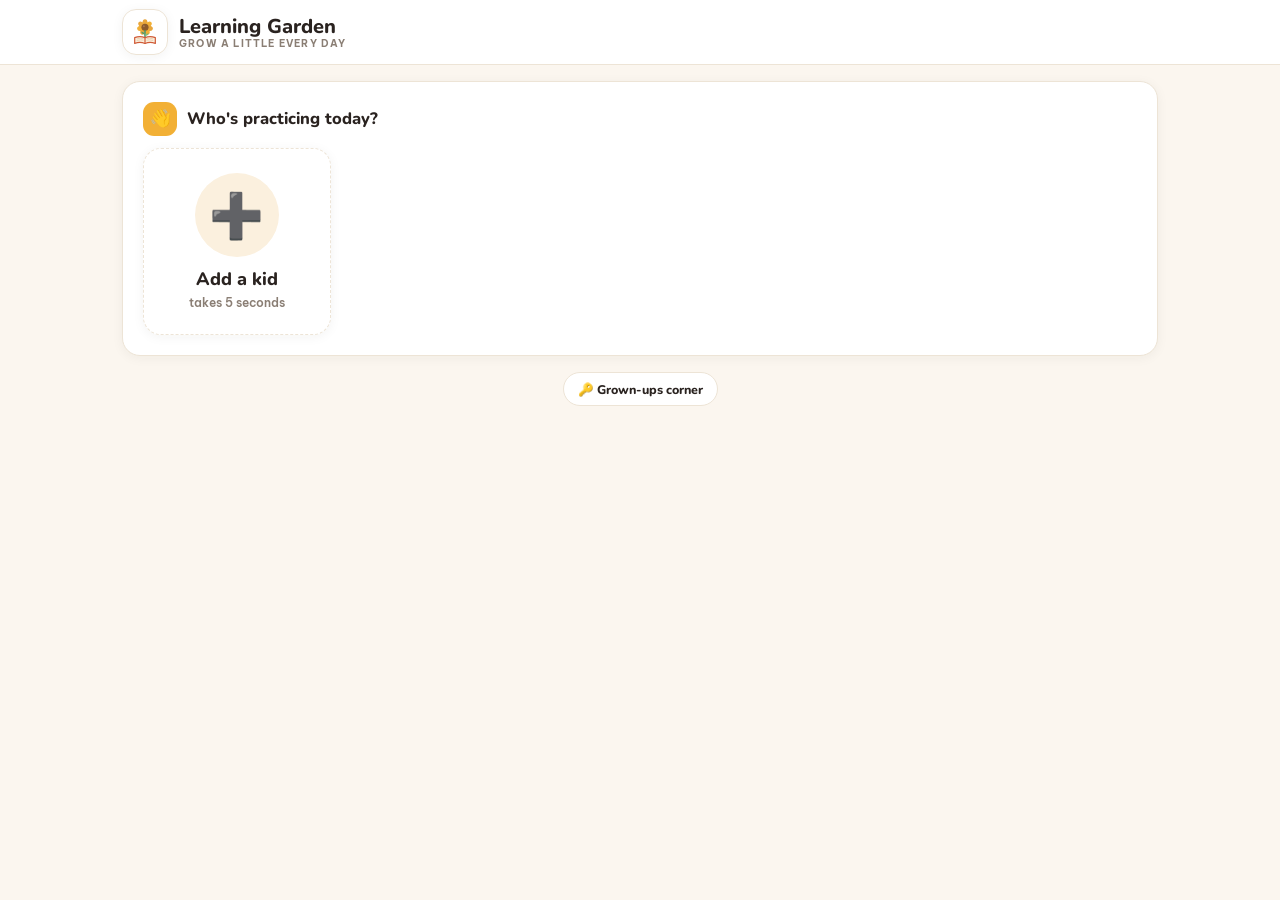
<file: index.html>
<!DOCTYPE html>
<html lang="en">
<head>
<meta charset="UTF-8">
<meta name="viewport" content="width=device-width, initial-scale=1.0">
<title>Learning Garden 🌻 — K-5 Practice</title>
<link rel="preconnect" href="https://fonts.googleapis.com">
<link rel="preconnect" href="https://fonts.gstatic.com" crossorigin>
<link href="https://fonts.googleapis.com/css2?family=Nunito:wght@700;800&family=Be+Vietnam+Pro:wght@400;500;600;700&family=Andika:wght@400;700&display=swap" rel="stylesheet">
<link rel="stylesheet" href="styles.css">
<link rel="manifest" href="manifest.json">
<meta name="theme-color" content="#FBF6EF">
<meta name="apple-mobile-web-app-capable" content="yes">
<meta name="mobile-web-app-capable" content="yes">
<meta name="apple-mobile-web-app-status-bar-style" content="default">
<meta name="apple-mobile-web-app-title" content="Garden">
<link rel="apple-touch-icon" href="icons/icon-180.png">
<link rel="icon" href="icons/icon-192.png">
</head>
<body>
  <header class="appbar"><div class="appbar-inner" id="appbarInner">
    <div class="brand">
      <div class="logo" id="brandLogo"></div>
      <h1>Learning Garden<small>grow a little every day</small></h1>
    </div>
  </div></header>
  <div class="wrap">
    <main id="app"></main>
  </div>

  <nav class="tabbar" id="tabbar" style="display:none">
    <button data-view="today"><span class="ico" data-icon="home"></span>Today</button>
    <button data-view="learn"><span class="ico" data-icon="bulb"></span>Learn</button>
    <button data-view="practice"><span class="ico" data-icon="book"></span>Practice</button>
    <button data-view="games"><span class="ico" data-icon="puzzle"></span>Games</button>
    <button data-view="plan"><span class="ico" data-icon="calendar"></span>My Week</button>
    <button data-view="progress"><span class="ico" data-icon="award"></span>Progress</button>
    <button data-view="helper"><span class="ico" data-icon="gradcap"></span>Helper</button>
    <button data-view="grownups"><span class="ico" data-icon="lock"></span>Grown-ups</button>
  </nav>

  <canvas id="confetti"></canvas>

  <script src="js/sounds.js"></script>
  <script src="js/generators.js"></script>
  <script src="js/ela.js"></script>
  <script src="js/science.js"></script>
  <script src="js/spanish.js"></script>
  <script src="js/social.js"></script>
  <script src="js/typing.js"></script>
  <script src="js/content2.js"></script>
  <script src="js/content3.js"></script>
  <script src="js/content4.js"></script>
  <script src="js/handwriting.js"></script>
  <script src="js/sprint.js"></script>
  <script src="js/coach.js"></script>
  <script src="js/reader.js"></script>
  <script src="js/custom.js"></script>
  <script src="js/paper.js"></script>
  <script src="js/curriculum.js"></script>
  <script src="js/learn.js"></script>
  <script src="js/lesson_frames.js"></script>
  <script src="js/lesson2.js"></script>
  <script src="js/puzzles.js"></script>
  <script src="js/games.js"></script>
  <script src="js/art.js"></script>
  <script src="js/ui.js"></script>
  <script src="js/app.js"></script>
  <script>
    // offline app shell — real hosting (https) only; localhost dev stays
    // cache-free unless you opt in with ?pwa=1. No-op on file://.
    if ('serviceWorker' in navigator &&
        (location.protocol === 'https:' || (location.hostname === 'localhost' && location.search.includes('pwa=1')))) {
      addEventListener('load', () => navigator.serviceWorker.register('sw.js').catch(() => {}));
    }
  </script>
</body>
</html>
</file>
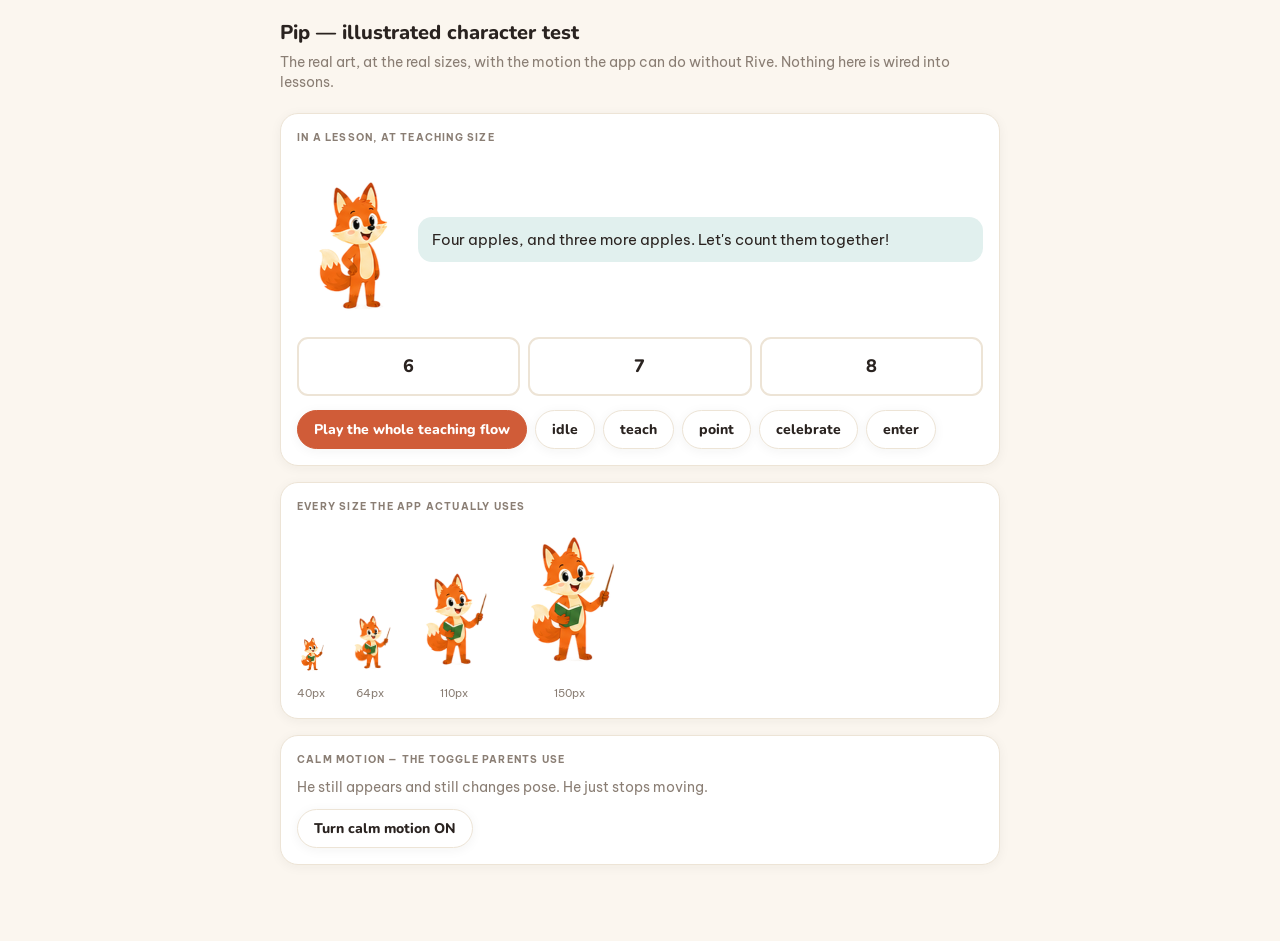
<file: pip-demo.html>
<!doctype html>
<html lang="en">
<head>
<meta charset="utf-8">
<meta name="viewport" content="width=device-width, initial-scale=1, viewport-fit=cover">
<title>Pip — illustrated character test</title>
<link rel="preconnect" href="https://fonts.googleapis.com">
<link rel="preconnect" href="https://fonts.gstatic.com" crossorigin>
<link href="https://fonts.googleapis.com/css2?family=Nunito:wght@700;800&family=Be+Vietnam+Pro:wght@400;600;700&display=swap" rel="stylesheet">
<link rel="stylesheet" href="styles.css">
<link rel="stylesheet" href="css/characters.css">
<style>
  body { padding: 18px 16px 60px; }
  .demo-wrap { max-width: 720px; margin: 0 auto; }
  .demo-h { font-family: var(--font-head); font-weight: 800; font-size: 20px; margin: 0 0 4px; }
  .demo-sub { color: var(--muted); font-size: 13.5px; margin: 0 0 20px; }
  .demo-card {
    background: var(--card); border: 1px solid var(--border); border-radius: var(--r-card);
    box-shadow: var(--shadow-card); padding: 16px; margin-bottom: 16px;
  }
  .demo-label {
    font-size: 10px; font-weight: 700; letter-spacing: .12em; text-transform: uppercase;
    color: var(--muted); margin-bottom: 10px;
  }
  .stage { display: flex; align-items: flex-end; gap: 14px; min-height: 170px; }
  .bubble {
    background: var(--teal-tint); border-radius: 14px; padding: 12px 14px; flex: 1;
    font-size: 15px; line-height: 1.45; align-self: center;
  }
  .btnrow { display: flex; flex-wrap: wrap; gap: 8px; margin-top: 14px; }
  .dbtn {
    font-family: var(--font-head); font-weight: 800; font-size: 14px;
    background: #fff; border: 1px solid var(--border); border-radius: 100px;
    padding: 9px 16px; cursor: pointer; box-shadow: var(--shadow-card); color: var(--ink);
  }
  .dbtn.primary { background: var(--terra); border-color: var(--terra); color: #fff; }
  .sizes { display: flex; align-items: flex-end; gap: 22px; flex-wrap: wrap; }
  .sizes figure { margin: 0; text-align: center; }
  .sizes figcaption { font-size: 11px; color: var(--muted); margin-top: 6px; }
  .answers { display: flex; gap: 8px; margin-top: 12px; }
  .ans {
    flex: 1; background: #fff; border: 2px solid var(--border); border-radius: var(--r-tile);
    padding: 14px; text-align: center; font-family: var(--font-head); font-weight: 800; font-size: 18px;
  }
</style>
</head>
<body>
<div class="demo-wrap">

  <p class="demo-h">Pip — illustrated character test</p>
  <p class="demo-sub">The real art, at the real sizes, with the motion the app can do without Rive. Nothing here is wired into lessons.</p>

  <div class="demo-card">
    <div class="demo-label">In a lesson, at teaching size</div>
    <div class="stage">
      <span id="pipStage"></span>
      <div class="bubble" id="pipSays">Four apples, and three more apples. Let's count them together!</div>
    </div>
    <div class="answers">
      <div class="ans">6</div><div class="ans">7</div><div class="ans">8</div>
    </div>
    <div class="btnrow">
      <button class="dbtn primary" id="btnFlow">Play the whole teaching flow</button>
      <button class="dbtn" data-act="idle">idle</button>
      <button class="dbtn" data-act="teach">teach</button>
      <button class="dbtn" data-act="point">point</button>
      <button class="dbtn" data-act="celebrate">celebrate</button>
      <button class="dbtn" data-act="enter">enter</button>
    </div>
  </div>

  <div class="demo-card">
    <div class="demo-label">Every size the app actually uses</div>
    <div class="sizes" id="sizeRow"></div>
  </div>

  <div class="demo-card">
    <div class="demo-label">Calm motion — the toggle parents use</div>
    <p class="demo-sub" style="margin:0 0 12px">He still appears and still changes pose. He just stops moving.</p>
    <button class="dbtn" id="btnCalm">Turn calm motion ON</button>
  </div>

</div>

<script src="js/character.js"></script>
<script>
  // teaching size
  document.getElementById('pipStage').innerHTML = characterHTML('pip', 'idle', 150, { id: 'pip' });
  const pip = document.getElementById('pip');
  const says = document.getElementById('pipSays');

  // the sizes the real code renders the fox at
  document.getElementById('sizeRow').innerHTML = [40, 64, 110, 150]
    .map(h => `<figure>${characterHTML('pip', 'teach', h, { motion: '' })}<figcaption>${h}px</figcaption></figure>`)
    .join('');

  document.querySelectorAll('[data-act]').forEach(b => {
    b.onclick = () => {
      const a = b.dataset.act;
      if (a === 'enter') { setCharacterPose(pip, 'idle'); playCharacterMotion(pip, 'is-entering', 'is-idle', 700); }
      else characterAct(pip, a, a === 'celebrate' ? { once: true, rest: 'is-idle' } : {});
    };
  });

  // the vertical slice: enter -> teach -> point -> celebrate -> idle
  const LINES = {
    teach: "Four apples, and three more apples. Watch how I count them.",
    point: "Look here — I start at four, then count on: five, six, seven.",
    celebrate: "Seven! You've got it. Nice work.",
    idle: "Ready when you are.",
  };
  const step = (ms, fn) => new Promise(r => setTimeout(() => { fn(); r(); }, ms));

  document.getElementById('btnFlow').onclick = async () => {
    setCharacterPose(pip, 'idle');
    playCharacterMotion(pip, 'is-entering', 'is-idle', 700);
    says.textContent = 'Hi! I’m Pip.';
    await step(900, () => { characterAct(pip, 'teach'); says.textContent = LINES.teach; });
    await step(2600, () => { characterAct(pip, 'point'); says.textContent = LINES.point; });
    await step(2600, () => { characterAct(pip, 'celebrate', { once: true, rest: 'is-idle' }); says.textContent = LINES.celebrate; });
    await step(1600, () => { characterAct(pip, 'idle'); says.textContent = LINES.idle; });
  };

  document.getElementById('btnCalm').onclick = (e) => {
    const on = document.body.classList.toggle('calm-motion');
    e.target.textContent = on ? 'Turn calm motion OFF' : 'Turn calm motion ON';
  };
</script>
</body>
</html>
</file>
<file: styles.css>
/* ============================================================
   LEARNING GARDEN — visual system (design handoff 2026-07)
   Warm paper, soft cards, terra primary, subject-colored world.
   Nunito (headings/numbers) · Be Vietnam Pro (body).
   ============================================================ */

:root {
  --ink: #2A2320;
  --muted: #8a7e74;
  --soft: #6b5f55;
  --bg: #FBF6EF;
  --bg-parent: #F6F3ED;
  --card: #FFFFFF;
  --border: #EDE4D6;
  --divider: #F1EADD;
  --dashed: #D9CDBD;

  --terra: #D05C38; --terra-dark: #B8491A; --terra-tint: #FBE7DD;
  --teal: #1F8A80; --teal-tint: #E1F0EE; --teal-tint2: #E8F4F2;
  --green: #4E9B6B; --green-tint: #EAF3EA; --green-tint2: #E7F2E9;
  --gold: #C98A2B; --gold-tint: #FBF0DE;
  --purple: #8E6BB0; --purple-tint: #EFE8F5;
  --blue: #4A7FB5; --blue-tint: #E4EDF6;
  --sun: #F2B035; --sun-bright: #FFD84D;
  --water: #4FA3D1; --water-tint: #BFE0F2;

  --r-card: 18px;
  --r-tile: 11px;
  --shadow-card: 0 2px 12px rgba(43,33,28,.05);
  --shadow-float: 0 10px 40px rgba(43,33,28,.10);
  --shadow-today: 0 6px 20px rgba(208,92,56,.13);

  --spring: cubic-bezier(0.34, 1.56, 0.64, 1);
  --nav-ease: cubic-bezier(0.4, 0, 0.2, 1);

  --font-head: "Nunito", system-ui, sans-serif;
  --font-body: "Be Vietnam Pro", system-ui, sans-serif;

  /* legacy aliases so older markup stays coherent */
  --paper: var(--bg); --line: var(--border); --ink-soft: var(--soft); --ink-faint: var(--muted);
  --coral: var(--terra); --coral-deep: var(--terra-dark);
  --leaf: var(--green); --leaf-deep: #3B7A52;
  --sky: var(--blue); --sky-deep: #38648F;
  --berry: var(--purple); --cocoa: var(--gold);
  --ok-bg: var(--green-tint); --bad-bg: #FBE7DD;
  --radius: var(--r-card); --radius-sm: 14px;
  --outline: 1px solid var(--border);
  --shadow: var(--shadow-card);
  --font-display: var(--font-head);
}

* { margin: 0; padding: 0; box-sizing: border-box; }
html { -webkit-text-size-adjust: 100%; }

html { background: var(--bg); height: 100%; }
body {
  font-family: var(--font-body);
  font-size: 14.5px;
  color: var(--ink);
  background: var(--bg);
  min-height: 100%;
  padding-bottom: 76px; /* just enough to clear the fixed nav */
  line-height: 1.5;
}
body.parent-mode, html.parent-mode { background: var(--bg-parent); }

button { font-family: inherit; color: inherit; cursor: pointer; background: none; border: none; }
button:focus { outline: none; }
button:focus-visible { outline: 3px solid var(--terra-tint); outline-offset: 2px; }
input, select, textarea { font-family: inherit; color: inherit; }
.ic { vertical-align: -3px; flex: none; }

.wrap { max-width: 1080px; margin: 0 auto; padding: 16px 22px 20px; }

/* ---------------- type helpers ---------------- */
.eyebrow {
  font-size: 11px; font-weight: 700; text-transform: uppercase;
  letter-spacing: .09em; color: var(--muted);
}
h1, h2, h3, .head { font-family: var(--font-head); color: var(--ink); }

/* ---------------- app bar (one full-width top strip, every screen) ---------------- */
header.appbar {
  position: sticky; top: 0; z-index: 50;
  background: rgba(255,255,255,.97);
  -webkit-backdrop-filter: blur(8px); backdrop-filter: blur(8px);
  border-bottom: 1px solid var(--border);
}
.appbar-inner {
  max-width: 1080px; margin: 0 auto; min-height: 64px;
  display: flex; align-items: center; gap: 12px; flex-wrap: wrap;
  padding: 9px 22px;
}
.ab-spacer { flex: 1; }
.appbar-inner .back {
  width: 40px; height: 40px; border-radius: 100px; background: #fff; border: 1px solid var(--border);
  display: grid; place-items: center; box-shadow: var(--shadow-card); padding: 0; min-height: 40px; flex: none;
}
.appbar-inner .title {
  font-family: var(--font-head); font-weight: 800; font-size: 14.5px; flex: 1; min-width: 0;
  display: flex; align-items: center; gap: 8px;
}
/* parent world: the bar itself goes teal — no separate floating band */
body.parent-mode header.appbar { background: var(--teal); border-bottom-color: var(--teal); }
body.parent-mode .appbar-inner { color: #fff; font-weight: 600; font-size: 12.5px; }
body.parent-mode .appbar-inner b { font-family: var(--font-head); font-weight: 800; font-size: 16px; display: block; }
body.parent-mode .appbar-inner .btn.caps-btn { background: #fff; border-color: #fff; color: var(--teal); box-shadow: none; }

.brand { display: flex; align-items: center; gap: 11px; }
.brand .logo {
  width: 46px; height: 46px; border-radius: 14px; background: #fff;
  border: 1px solid var(--border); display: grid; place-items: center;
  box-shadow: var(--shadow-card);
}
.brand h1 { font-size: 20px; font-weight: 800; line-height: 1.1; }
.brand small {
  display: block; font-family: var(--font-body); font-weight: 700;
  font-size: 10px; color: var(--muted); letter-spacing: .12em; text-transform: uppercase;
}
.kid-chip {
  display: flex; align-items: center; gap: 8px;
  background: #fff; border: 1px solid var(--border); border-radius: 100px;
  padding: 7px 16px 7px 9px; font-family: var(--font-head); font-weight: 800;
  box-shadow: var(--shadow-card); font-size: 14.5px;
}
.kid-chip .face { font-size: 21px; }

/* ---------------- cards ---------------- */
.card {
  background: var(--card); border: 1px solid var(--border); border-radius: var(--r-card);
  box-shadow: var(--shadow-card); padding: 20px; margin-bottom: 16px; position: relative;
}
.card.tilt-l, .card.tilt-r { transform: none; }
.card h2 {
  font-size: 16.5px; font-weight: 800;
  display: flex; align-items: center; gap: 10px; margin-bottom: 12px;
}
.card h2 .bubble {
  width: 34px; height: 34px; border-radius: var(--r-tile); border: none;
  display: grid; place-items: center; font-size: 17px; flex: none; transform: none;
}
.sticker {
  position: absolute; top: 16px; right: 16px;
  background: var(--green-tint); color: var(--green); border: none;
  border-radius: 8px; padding: 4px 10px; font-weight: 700; font-size: 11.5px;
  transform: none; box-shadow: none; letter-spacing: .02em;
}

/* ---------------- buttons ---------------- */
.btn {
  display: inline-flex; align-items: center; justify-content: center; gap: 7px;
  border: 1px solid var(--border); border-radius: 100px;
  font-family: var(--font-head); font-weight: 800;
  font-size: 14px; padding: 11px 20px; background: #fff; color: var(--ink);
  box-shadow: var(--shadow-card);
  transition: transform .15s var(--spring), box-shadow .15s ease, background .15s ease;
  text-align: center; min-height: 44px;
}
.btn.primary { background: var(--terra); border-color: var(--terra); color: #fff; }
.btn.primary:hover { background: var(--terra-dark); }
.btn.sunny  { background: var(--gold-tint); border-color: var(--gold-tint); color: var(--gold); }
.btn.coral  { background: var(--terra); border-color: var(--terra); color: #fff; }
.btn.sky    { background: var(--teal); border-color: var(--teal); color: #fff; }
.btn.ghost  { background: #fff; }
.btn.big    { font-size: 15.5px; padding: 13px 26px; }
.btn.small  { font-size: 12.5px; padding: 7px 14px; min-height: 34px; box-shadow: none; }
.btn:disabled { opacity: .45; cursor: default; }
/* Phase 1 — advance button rests while Pip talks (neutral/muted token, never the
   wrong-answer amber; no opacity dim so it reads "waiting", not "broken"). */
.btn.l2-talking, .btn.primary.l2-talking, .btn.sky.l2-talking, .btn.coral.l2-talking {
  background: var(--divider); border-color: var(--border); color: var(--muted);
  box-shadow: none; opacity: 1; pointer-events: none; cursor: default;
}
/* Phase 1 — invisible answer lockout: choices/inputs inert for a beat after a
   question renders. Pointer-events only — no dim, no visual change. The replay
   speaker (#l2Read / .l2-hear) always stays live so a kid can re-listen. */
.l2-answers-locked button:not(#l2Read):not(.l2-hear),
.l2-answers-locked input,
.l2-answers-locked .l2-slot { pointer-events: none; }
.pressed-anim { animation: press .23s var(--spring); }
@keyframes press { 0% { transform: none; } 35% { transform: translateY(2px) scale(.97); } 100% { transform: none; } }

/* ---------------- bottom nav ---------------- */
nav.tabbar {
  position: fixed; bottom: 0; left: 0; right: 0; z-index: 40;
  background: rgba(255,255,255,.96); backdrop-filter: blur(8px);
  border-top: 1px solid var(--border);
  display: flex; justify-content: center; gap: 6px;
  padding: 8px 6px calc(8px + env(safe-area-inset-bottom));
}
nav.tabbar button {
  flex: 1; max-width: 120px; border-radius: 100px; padding: 8px 4px;
  font-family: var(--font-head); font-weight: 800; font-size: 11px;
  color: var(--muted); display: flex; flex-direction: column; align-items: center; gap: 3px;
  transition: color .15s ease, background .15s ease;
}
nav.tabbar button .ico { font-size: 0; line-height: 0; }
nav.tabbar button svg { width: 21px; height: 21px; }
nav.tabbar button.active { background: var(--terra-tint); color: var(--terra-dark); }

/* ---------------- kid picker ---------------- */
.kid-grid { display: grid; grid-template-columns: repeat(auto-fill, minmax(170px, 1fr)); gap: 14px; }
.kid-card {
  border: 1px solid var(--border); border-radius: var(--r-card); background: #fff;
  box-shadow: var(--shadow-card); padding: 24px 12px; text-align: center;
  transition: transform .18s var(--spring), box-shadow .18s ease;
}
.kid-card:hover { transform: translateY(-3px); box-shadow: var(--shadow-float); }
.kid-card .face {
  font-size: 44px; display: grid; place-items: center; width: 84px; height: 84px;
  margin: 0 auto 10px; background: var(--gold-tint); border-radius: 50%;
}
.kid-card .nm { font-family: var(--font-head); font-size: 18px; font-weight: 800; display: block; }
.kid-card .sub { font-size: 12px; color: var(--muted); font-weight: 600; margin-top: 4px; display: block; }

/* ---------------- Today: hero lives IN the app bar (Faith's 2026-07-23 rule) ---------------- */
.hero-avatar {
  width: 44px; height: 44px; border-radius: 13px; background: var(--gold-tint);
  border: none; box-shadow: none; flex: none;
  display: grid; place-items: center; font-size: 25px;
}
.appbar-inner .hero-meta .hi { font-size: 18.5px; }
.appbar-inner .level-row { margin-top: 2px; }
.appbar-inner .xp-bar { width: 104px; }
.pill.ghost-pill { color: var(--soft); font-weight: 700; }
.pill .chev-down { transform: rotate(90deg); color: var(--muted); }
.caps-btn { text-transform: uppercase; letter-spacing: .06em; font-size: 12px; padding: 11px 18px; }

.plan-title-row { display: flex; align-items: center; gap: 12px; }
.plan-title-row h2 { font-size: 22px; font-weight: 800; margin: 0; }
.done-chip {
  margin-left: auto; background: var(--green-tint); color: var(--green);
  font-family: var(--font-head); font-weight: 800; font-size: 13px;
  border-radius: 10px; padding: 7px 13px;
}
.plan-card { padding: 22px; }
.plan-card .plan-task { padding: 15px 2px; }
.owl-tile {
  width: 52px; height: 52px; border-radius: 14px; background: #fff;
  display: grid; place-items: center; font-size: 27px; flex: none;
}
@keyframes floaty { 0%, 100% { transform: translateY(0); } 50% { transform: translateY(-5px); } }
.hero-meta { flex: 1; min-width: 200px; }
.hero-meta .hi { font-family: var(--font-head); font-weight: 800; font-size: 25px; line-height: 1.15; }
.level-row { display: flex; align-items: center; gap: 8px; margin-top: 5px; }
.level-chip {
  background: var(--gold); color: #fff; font-family: var(--font-head); font-weight: 800;
  font-size: 11px; border-radius: 7px; padding: 2px 8px;
}
.xp-bar { width: 140px; height: 7px; background: var(--gold-tint); border-radius: 100px; overflow: hidden; }
.xp-bar i { display: block; height: 100%; background: var(--gold); border-radius: 100px; transition: width .5s ease-out; }
.xp-label { font-size: 11px; color: var(--muted); font-weight: 700; }
.pill {
  display: inline-flex; align-items: center; gap: 6px;
  background: #fff; border: 1px solid var(--border); border-radius: 100px;
  padding: 7px 13px; font-family: var(--font-head); font-weight: 800; font-size: 13px;
  box-shadow: var(--shadow-card);
}
.pill .ic { color: var(--terra); }
.pill.gold .ic { color: var(--gold); }
.icon-btn {
  width: 42px; height: 42px; border-radius: 100px; background: #fff;
  border: 1px solid var(--border); box-shadow: var(--shadow-card);
  display: grid; place-items: center; color: var(--soft);
}

/* ---------------- Today: two columns ---------------- */
.today-grid { display: grid; grid-template-columns: 1.05fr .95fr; gap: 16px; align-items: start; }
@media (max-width: 840px) { .today-grid { grid-template-columns: 1fr; } }

/* plan rows */
.plan-task {
  display: flex; align-items: center; gap: 12px; width: 100%; text-align: left;
  padding: 12px 4px; border-bottom: 1px solid var(--divider); font-size: 14.5px;
}
.plan-task:last-child { border-bottom: none; }
.plan-task .chk {
  width: 30px; height: 30px; border: 2px solid var(--dashed); border-radius: 9px;
  display: grid; place-items: center; flex: none; background: #fff; color: #fff;
  transition: all .2s var(--spring);
}
.plan-task.done .chk { background: var(--green); border-color: var(--green); }
.plan-task.done .chk svg { animation: popCheck .25s var(--spring); }
@keyframes popCheck { 0% { transform: scale(0); } 60% { transform: scale(1.25); } 100% { transform: scale(1); } }
.subj-ico { border-radius: 10px; display: grid; place-items: center; flex: none; }
.plan-task .t-name { font-family: var(--font-head); font-weight: 800; font-size: 14.5px; display: block; }
.plan-task .t-sub { display: block; margin-top: 1px; }
.plan-task.done .t-name { text-decoration: line-through; color: var(--muted); }
.plan-task .go {
  margin-left: auto; flex: none; font-family: var(--font-head); font-weight: 800;
  font-size: 12px; border-radius: 100px; padding: 8px 15px; letter-spacing: .02em;
}
.plan-task.done .go { background: none !important; color: var(--green) !important; padding-right: 4px; }

/* garden theme panel (mockup 2a: full-height scene, everything inside) */
.today-grid { align-items: start; }
.garden-panel {
  border-radius: var(--r-card); border: 1px solid var(--border); overflow: hidden;
  box-shadow: var(--shadow-card); background: #fff;
  display: flex; height: 470px;
}
/* balanced Today (2026-07-23): garden slims down, checkup + owl live below it */
.today-right { min-width: 0; }
.today-right .garden-panel { height: 318px; margin-bottom: 14px; }
.today-right .garden-scene .sun-circ { top: 26px; right: 28px; width: 42px; height: 42px; }
.today-right .card h2 { font-size: 15px; }
.today-right .card { padding: 16px 18px; }
.today-right .card .note { font-size: 12px; }
.today-right .owl-card { margin-bottom: 0; }
.today-left .plan-task { padding: 9px 8px; }
.today-right .card .answer-row { margin-top: 6px !important; }
.today-right .card .btn.small { font-size: 12px; padding: 6px 11px; min-height: 30px; }
.today-right .card { margin-bottom: 14px; }
.today-left .card.plan-card { padding: 16px 18px; }
.garden-scene {
  position: relative; flex: 1;
  background: linear-gradient(#C9E7F5 0%, #E2F1E9 52%, #B7D8A8 54%, #9EC987 100%);
}
.garden-scene .sun-circ { position: absolute; top: 44px; right: 40px; width: 52px; height: 52px; border-radius: 50%; background: var(--sun-bright); box-shadow: 0 0 0 12px rgba(255,216,77,.28); }
.g-head { position: relative; z-index: 2; display: flex; align-items: center; gap: 10px; padding: 18px 18px 0; }
.g-head b { font-family: var(--font-head); font-weight: 800; font-size: 18px; }
.g-head .g-chip { margin-left: auto; }
.g-desc { position: relative; z-index: 2; padding: 6px 18px 0; font-size: 12.5px; color: var(--soft); font-weight: 600; max-width: 350px; line-height: 1.55; }
.g-ground { position: absolute; left: 0; right: 0; bottom: 0; height: 46%; }
.g-hill { position: absolute; top: -34px; left: 8%; width: 84%; height: 90px; border-radius: 50%; background: rgba(255,255,255,.25); }
.garden-plants {
  position: absolute; left: 0; right: 0; bottom: 84px; z-index: 2;
  display: flex; justify-content: center; align-items: flex-end; gap: 16px; padding: 0 14px;
}
.garden-plants svg { transform-origin: bottom center; }
.grew-anim { animation: growUp .8s var(--spring); }
@keyframes growUp { 0% { transform: scale(.3); } 70% { transform: scale(1.12); } 100% { transform: scale(1); } }
.water-float {
  position: absolute; left: 14px; right: 14px; bottom: 14px; z-index: 3;
  background: #fff; border-radius: 14px; box-shadow: var(--shadow-card); padding: 13px 16px;
}
.water-row { display: flex; align-items: center; gap: 9px; font-family: var(--font-head); font-weight: 800; font-size: 13px; }
.water-row .ic { color: var(--water); }
.water-meter { flex: 1; height: 9px; background: var(--water-tint); border-radius: 100px; overflow: hidden; }
.water-meter i { display: block; height: 100%; background: var(--water); border-radius: 100px; transition: width .5s ease-out; }

/* trophy shelf theme */
.badge-grid { display: grid; grid-template-columns: repeat(auto-fill, minmax(96px, 1fr)); gap: 10px; }
.badge {
  text-align: center; border: 1px solid var(--border); border-radius: 14px;
  padding: 13px 6px; background: var(--gold-tint); box-shadow: none;
}
.badge.locked { opacity: 1; filter: none; background: #fff; border-style: dashed; border-color: #cdbfa8; color: var(--muted); }
.badge .bi { font-size: 27px; }
.badge.locked .bi { filter: grayscale(1); opacity: .5; }
.badge .bn { font-weight: 700; font-size: 11px; margin-top: 4px; line-height: 1.25; color: var(--soft); }

/* helper owl card */
.owl-card {
  background: var(--teal-tint2); border: 1px solid var(--teal-tint); border-radius: var(--r-card);
  padding: 16px 18px; display: flex; align-items: center; gap: 13px; margin-bottom: 16px;
}
.owl-card .owl { font-size: 30px; flex: none; }
.owl-card b { font-family: var(--font-head); font-weight: 800; font-size: 15px; display: block; }
.owl-card p { font-size: 12.5px; color: var(--soft); margin-top: 2px; }
.owl-card .btn { margin-left: auto; flex: none; }

/* ---------------- practice ---------------- */
.subj-tabs { display: grid; grid-template-columns: repeat(auto-fit, minmax(128px, 1fr)); gap: 10px; margin-bottom: 16px; }
.subj-tab {
  border: 2px solid transparent; border-radius: var(--r-card); background: #fff;
  outline: 1px solid var(--border);
  padding: 14px 8px 12px; font-weight: 700; font-size: 13px; box-shadow: var(--shadow-card);
  display: flex; flex-direction: column; align-items: center; gap: 6px;
  font-family: var(--font-head); color: var(--ink);
  transition: transform .15s var(--spring);
}
.subj-tab .se { font-size: 0; }
.subj-tab .sd { font-size: 11px; color: var(--muted); font-weight: 700; font-family: var(--font-body); }
.subj-tab.active { outline: none; }

.strand-head { display: flex; align-items: center; gap: 10px; margin: 24px 4px 10px; }
.strand-head .bubble {
  width: 36px; height: 36px; border-radius: var(--r-tile);
  display: grid; place-items: center; font-size: 17px; box-shadow: none; transform: none; flex: none;
}
.strand-head h3 { font-family: var(--font-head); font-weight: 800; font-size: 16px; }
.strand-head .meter { margin-left: auto; font-weight: 700; font-size: 12px; color: var(--muted); }

.skill-list { display: grid; grid-template-columns: repeat(auto-fill, minmax(230px, 1fr)); gap: 10px; }
.skill-row {
  display: flex; align-items: center; gap: 11px; text-align: left;
  background: #fff; border: 1px solid var(--border); border-radius: 14px;
  box-shadow: var(--shadow-card); padding: 12px 14px;
  transition: transform .15s var(--spring), box-shadow .15s ease;
}
.skill-row:hover { transform: translateY(-2px); box-shadow: var(--shadow-float); }
.skill-row .plant { font-size: 0; flex: none; width: 30px; text-align: center; }
.skill-row .info { flex: 1; min-width: 0; }
.skill-row .nm { font-weight: 700; font-size: 13.5px; line-height: 1.3; font-family: var(--font-head); }
.skill-row .bar { height: 5px; border: none; border-radius: 100px; margin-top: 7px; background: var(--divider); overflow: hidden; }
.skill-row .bar i { display: block; height: 100%; background: var(--green); border-radius: 100px; }
.skill-row .sc { font-family: var(--font-head); font-weight: 800; font-size: 14px; flex: none; color: var(--soft); }

.legend-pill {
  background: #fff; border: 1px solid var(--border); border-radius: 100px;
  padding: 9px 18px; text-align: center; font-weight: 700; font-size: 12px;
  color: var(--soft); box-shadow: var(--shadow-card); margin-bottom: 4px;
}

/* ---------------- session (focused mode) — bar content is in .appbar-inner ---------------- */
.scorebox {
  display: flex; align-items: center; gap: 7px; background: #fff;
  border: 1px solid var(--border); border-radius: 100px; padding: 7px 14px;
  font-family: var(--font-head); font-weight: 800; box-shadow: var(--shadow-card); flex: none; font-size: 13.5px;
}
.scorebox .plant { font-size: 0; line-height: 0; }
.scorebox .num { min-width: 26px; text-align: right; }

.qcard {
  text-align: center; padding: 34px 26px 30px; max-width: 720px; margin: 0 auto 16px;
  animation: slideIn .35s var(--nav-ease);
}
@keyframes slideIn { from { transform: translateX(46px); } to { transform: none; } }
.qprompt { font-family: var(--font-head); font-weight: 800; font-size: 24px; line-height: 1.35; }
.qbody { margin: 18px auto 8px; max-width: 640px; }
.qbody svg { max-width: 100%; height: auto; }
.bignum { font-family: var(--font-head); font-weight: 800; font-size: 64px; letter-spacing: 2px; }

.vertical-math {
  display: inline-block; font-family: var(--font-head); font-weight: 800;
  font-size: 44px; text-align: right; line-height: 1.2; letter-spacing: 5px;
  border-bottom: 4px solid var(--ink); padding: 4px 14px 6px;
}
.vertical-math .op { margin-right: 14px; color: var(--terra); }

.choices { display: grid; grid-template-columns: repeat(auto-fit, minmax(130px, 1fr)); gap: 12px; max-width: 560px; margin: 22px auto 0; }
.choices.two { grid-template-columns: repeat(2, minmax(120px, 1fr)); }
/* longer answers → wider cards so text breathes */
.choices.two-col { grid-template-columns: repeat(2, 1fr); max-width: 620px; }
.choices.two-col .choice { font-size: 16px; line-height: 1.4; padding: 15px 16px; }
.choices.one-col { grid-template-columns: 1fr; max-width: 540px; }
.choices.one-col .choice { font-size: 15px; line-height: 1.45; padding: 14px 18px; text-align: left; }

/* session content centered but CAPPED — tall windows don't strand the
   card in a sea of cream (Faith review) */
.session-stage {
  display: flex; align-items: center; justify-content: center;
  min-height: min(calc(100vh - 280px), 560px);
  padding: 8px 0 20px;
}
.session-stage .qcard { width: 100%; margin: 0 auto; }
.choice {
  position: relative;
  border: 1.5px solid var(--border); border-radius: 16px; background: #fff;
  font-family: var(--font-head); font-weight: 800; font-size: 20px;
  padding: 17px 12px; box-shadow: var(--shadow-card); min-height: 60px;
  transition: transform .15s var(--spring), border-color .15s ease, background .15s ease;
  overflow-wrap: break-word; color: var(--ink);
}
.choice:hover { border-color: var(--dashed); transform: translateY(-2px); }
.choice.right { background: var(--green-tint); border-color: var(--green); color: var(--green); }
.choice.right::after {
  content: ''; position: absolute; top: -9px; right: -9px; width: 24px; height: 24px;
  border-radius: 50%; background: var(--green);
  background-image: url("data:image/svg+xml,%3Csvg xmlns='http://www.w3.org/2000/svg' viewBox='0 0 24 24' fill='none' stroke='white' stroke-width='3.4' stroke-linecap='round' stroke-linejoin='round'%3E%3Cpolyline points='20 6 9 17 4 12'/%3E%3C/svg%3E");
  background-size: 13px; background-position: center; background-repeat: no-repeat;
  animation: popCheck .25s var(--spring);
}
.choice.wrong { background: #fff; border-color: var(--terra); color: var(--terra-dark); animation: nudge .32s ease; }
@keyframes nudge { 0%,100% { transform: none; } 25% { transform: translateX(-5px); } 60% { transform: translateX(5px); } }
.choice:disabled { cursor: default; }
.choice:disabled:not(.right):not(.wrong) { opacity: .55; }

.answer-row { display: flex; justify-content: center; gap: 12px; margin-top: 22px; flex-wrap: wrap; align-items: center; }
.num-input {
  font-family: var(--font-head); font-weight: 800; font-size: 26px;
  width: 160px; text-align: center; border: 1.5px solid var(--border); border-radius: 14px;
  padding: 11px; background: #fff;
}
.num-input:focus { outline: none; border-color: var(--terra); box-shadow: 0 0 0 4px var(--terra-tint); }

.feedback {
  margin: 20px auto 0; border-radius: 14px; border: none;
  padding: 13px 16px; font-weight: 600; font-size: 13.5px; text-align: left;
  max-width: 640px; display: block;
}
.feedback.good { background: var(--green-tint); color: #2E5C3F; }
.feedback.bad { background: var(--gold-tint); color: #6b4a12; }
.feedback .headline { font-family: var(--font-head); font-weight: 800; font-size: 15px; margin-bottom: 3px; color: var(--ink); }
.feedback .why { font-weight: 500; font-size: 13px; line-height: 1.55; }

/* 3b inline feedback row */
.fb-row {
  display: flex; align-items: center; gap: 12px; text-align: left;
  border-radius: 14px; padding: 12px 14px; margin: 20px auto 0; max-width: 680px;
}
.fb-row.good { background: var(--green-tint); }
.fb-row.bad { background: var(--gold-tint); }
.fb-row.hint { background: #fff; border: 2px solid var(--gold); }
.fb-row .fb-owl { flex: none; display: inline-flex; }
.fb-row .fb-tile {
  width: 38px; height: 38px; border-radius: 11px; color: #fff;
  display: grid; place-items: center; flex: none;
}
.fb-row .fb-text { flex: 1; min-width: 0; font-weight: 500; font-size: 13px; line-height: 1.5; color: var(--soft); }
.fb-row .fb-text b { color: var(--ink); font-weight: 700; }
.water-chip { position: fixed; right: 22px; bottom: 22px; z-index: 30; display: inline-flex; align-items: center; }

/* 7c profile */
.pf-avatar { position: relative; width: 110px; height: 110px; margin: 0 auto; border-radius: 50%;
  background: var(--green-tint); border: 3px solid var(--gold); display: grid; place-items: center; font-size: 56px; }
.pf-avatar .pf-edit {
  position: absolute; right: -2px; bottom: 2px; width: 32px; height: 32px; border-radius: 50%;
  background: var(--teal); color: #fff; display: grid; place-items: center; border: 2px solid #fff;
}
.pf-shelf { display: grid; grid-template-columns: repeat(auto-fill, minmax(92px, 1fr)); gap: 10px; }
.pf-badge { text-align: center; border: 1px solid var(--border); border-radius: 14px; padding: 13px 6px 10px; background: #fff; }
.pf-badge.locked { border-style: dashed; border-color: #cdbfa8; background: #FDF9F2; }
.pf-badge .pf-tile { width: 42px; height: 42px; border-radius: 12px; display: grid; place-items: center;
  margin: 0 auto 7px; font-size: 21px; color: #fff; }
.pf-badge.locked .pf-tile { background: none; color: var(--muted); }
.pf-badge small { font-weight: 700; font-size: 10.5px; color: var(--soft); line-height: 1.25; display: block; }
.wk-row { display: flex; align-items: center; gap: 8px; margin-top: 14px; padding-top: 12px; border-top: 1px solid var(--divider); }
.wk-row .ic { color: var(--terra); }
.wk-chk { width: 24px; height: 24px; border-radius: 8px; border: 1.5px dashed var(--dashed); display: grid; place-items: center; color: #fff; }
.wk-chk.on { background: var(--terra); border: none; }

/* mascot */
.mascot {
  position: fixed; left: 18px; bottom: 18px; display: flex; align-items: flex-end; gap: 8px; z-index: 30;
}
.mascot .fox { font-size: 40px; animation: floaty 3.5s ease-in-out infinite; }
.mascot .say {
  background: #fff; border: 1px solid var(--border); border-radius: 14px 14px 14px 4px;
  box-shadow: var(--shadow-card); padding: 8px 13px; font-weight: 700; font-size: 12px;
  color: var(--soft); max-width: 220px; margin-bottom: 8px; animation: popCheck .3s var(--spring);
}
@media (max-width: 700px) { .mascot .say { display: none; } }

/* number line ticks */
.nl-tick { cursor: pointer; }
.nl-tick circle { fill: transparent; stroke: transparent; }
.nl-tick:hover circle { fill: rgba(242,176,53,.4); stroke: var(--gold); stroke-width: 2; }
.nl-tick.picked circle { fill: var(--sun); stroke: var(--gold); stroke-width: 2.5; }

/* ---------------- my week ---------------- */
.week-grid { display: grid; grid-template-columns: repeat(5, 1fr); gap: 12px; align-items: start; }
@media (max-width: 900px) { .week-grid { grid-template-columns: 1fr; } }
.plan-day { border: 1px solid var(--border); border-radius: var(--r-card); margin-bottom: 0; overflow: visible; background: #fff; box-shadow: var(--shadow-card); position: relative; }
.plan-day.past-day { opacity: .85; }
.plan-day.future-day { border-style: dashed; border-color: var(--dashed); box-shadow: none; opacity: .8; }
.plan-day.today-day { border: 2px solid var(--terra); box-shadow: var(--shadow-today); }
.today-flag {
  position: absolute; top: -11px; left: 50%; transform: translateX(-50%);
  background: var(--terra); color: #fff; font-family: var(--font-head); font-weight: 800;
  font-size: 10px; letter-spacing: .1em; border-radius: 100px; padding: 3px 12px;
}
.plan-day .day-head {
  display: flex; align-items: center; gap: 8px; padding: 12px 13px 8px;
  border-bottom: 1px solid var(--divider); font-weight: 700;
}
.plan-day .day-head .dn { font-family: var(--font-head); font-weight: 800; font-size: 13.5px; }
.plan-day .day-head .prog { margin-left: auto; font-size: 11px; color: var(--muted); font-weight: 700;
  background: var(--green-tint); color: var(--green); border-radius: 7px; padding: 2px 7px; }
.plan-day .plan-task { padding: 9px 12px; font-size: 12.5px; }
.plan-day .plan-task .chk { width: 22px; height: 22px; border-radius: 7px; }
.plan-day .plan-task .go { font-size: 10.5px; padding: 5px 10px; }
.weekend-strip {
  grid-column: 1 / -1; background: #fff; border: 1px dashed var(--dashed); border-radius: var(--r-card);
  padding: 13px 18px; text-align: center; font-weight: 600; font-size: 12.5px; color: var(--soft);
}

/* ---------------- progress ---------------- */
.stat-row { display: grid; grid-template-columns: repeat(auto-fit, minmax(120px, 1fr)); gap: 12px; margin-top: 4px; }
.stat-tile {
  border: 1px solid var(--border); border-radius: 14px; padding: 14px 10px; text-align: center;
  background: #fff; box-shadow: var(--shadow-card);
}
.stat-tile .v { font-family: var(--font-head); font-weight: 800; font-size: 30px; line-height: 1.1; }
.stat-tile .l { font-size: 10.5px; font-weight: 700; color: var(--soft); text-transform: uppercase; letter-spacing: .07em; margin-top: 4px; }

/* collapsible garden-health groups */
.prog-group { border-bottom: 1px solid var(--divider); }
.prog-group:last-of-type { border-bottom: none; }
.prog-group summary {
  display: flex; align-items: center; gap: 11px; padding: 12px 2px; cursor: pointer;
  list-style: none; font-family: var(--font-head); font-weight: 800; font-size: 14.5px;
}
.prog-group summary::-webkit-details-marker { display: none; }
.pg-meta { margin-left: auto; font-family: var(--font-body); font-weight: 600; font-size: 12px; color: var(--soft); }
.pg-chev { color: var(--soft); transition: transform .2s var(--nav-ease); }
.prog-group[open] .pg-chev { transform: rotate(90deg); }

.prog-bars .row { display: grid; grid-template-columns: 150px 1fr 42px; align-items: center; gap: 10px; margin-bottom: 12px; }
.prog-bars .lbl { font-weight: 700; font-size: 12.5px; display: flex; gap: 7px; align-items: center; color: var(--soft); }
.prog-bars .track { height: 10px; border: none; border-radius: 100px; background: var(--divider); overflow: visible; position: relative; }
.prog-bars .fill { display: block; height: 100%; background: var(--green); border-radius: 100px; min-width: 4px; transition: width .6s ease; }
.prog-bars .val { font-family: var(--font-head); font-weight: 800; text-align: right; font-size: 13px; color: var(--soft); }

.week-chart { display: flex; align-items: flex-end; gap: 12px; height: 140px; padding: 8px 6px 0; }
.week-chart .col { flex: 1; display: flex; flex-direction: column; align-items: center; gap: 6px; height: 100%; justify-content: flex-end; }
.week-chart .bar-v { width: 100%; max-width: 44px; background: var(--terra-tint); border: none; border-radius: 8px 8px 4px 4px; min-height: 4px; }
.week-chart .col.today-col .bar-v { background: var(--terra); }
.week-chart .cl { font-size: 11px; font-weight: 700; color: var(--soft); }
.week-chart .cv { font-family: var(--font-head); font-weight: 800; font-size: 12.5px; color: var(--soft); }

/* ---------------- tutor / helper ---------------- */
.tutor-hero {
  background: var(--teal); color: #fff; border-radius: var(--r-card);
  padding: 18px 20px; display: flex; align-items: center; gap: 14px; margin-bottom: 14px;
}
.tutor-hero .owl-svg { flex: none; filter: drop-shadow(0 2px 3px rgba(0,0,0,.18)); }
.tutor-hero b { font-family: var(--font-head); font-weight: 800; font-size: 17px; display: block; }
.tutor-hero p { font-size: 12.5px; opacity: .9; margin-top: 2px; }
.helper-tabs { display: flex; gap: 8px; flex-wrap: wrap; margin-bottom: 14px; }
.helper-tabs button {
  border: 1px solid var(--border); background: #fff; border-radius: 100px;
  padding: 9px 16px; font-family: var(--font-head); font-weight: 800; font-size: 12.5px;
  box-shadow: var(--shadow-card); color: var(--soft); min-height: 38px;
}
.helper-tabs button.active { background: var(--teal); border-color: var(--teal); color: #fff; }

.tutor-menu { display: grid; grid-template-columns: repeat(auto-fit, minmax(200px, 1fr)); gap: 12px; margin-top: 18px; }
.tutor-door {
  border: 1px solid var(--border); border-radius: var(--r-card); background: #fff;
  box-shadow: var(--shadow-card); padding: 18px 12px; text-align: center;
  display: flex; flex-direction: column; align-items: center; gap: 5px;
  transition: transform .15s var(--spring), box-shadow .15s ease;
}
.tutor-door span { font-size: 30px; }
.tutor-door b { font-family: var(--font-head); font-weight: 800; font-size: 14.5px; }
.tutor-door small { font-weight: 600; color: var(--muted); font-size: 11.5px; }
.tutor-door:hover { transform: translateY(-2px); box-shadow: var(--shadow-float); }

/* 4a two-pane math tutor */
.tutor-grid { display: grid; grid-template-columns: .8fr 1.2fr; gap: 20px; align-items: start; }
@media (max-width: 820px) { .tutor-grid { grid-template-columns: 1fr; } }
.tut-left { border-right: 1px solid var(--divider); padding-right: 20px; }
@media (max-width: 820px) { .tut-left { border-right: none; padding-right: 0; } }
.pencil-note {
  background: var(--gold-tint); border-radius: 12px; padding: 11px 13px;
  font-weight: 600; font-size: 12.5px; color: var(--soft); line-height: 1.5;
}
.pencil-note .ic { color: var(--gold); }
.vm-hl { background: var(--terra-tint); color: var(--terra-dark); border-radius: 8px; padding: 0 3px; }
.tstep { display: flex; gap: 11px; border-radius: 14px; padding: 13px 14px; margin-bottom: 10px; align-items: flex-start; }
.tstep.done { background: var(--green-tint); }
.tstep.active { background: #fff; border: 2px solid var(--teal); }
.tstep.locked { border: 1.5px dashed var(--dashed); background: #FDF9F2; }
.ts-n {
  width: 26px; height: 26px; border-radius: 100px; flex: none; display: grid; place-items: center;
  font-family: var(--font-head); font-weight: 800; font-size: 12.5px;
  background: var(--teal-tint); color: var(--teal);
}
.tstep.done .ts-n { background: var(--green); color: #fff; }
.tstep.locked .ts-n { background: none; border: 1.5px dashed var(--dashed); color: var(--muted); }
.ts-body { flex: 1; min-width: 0; font-size: 13.5px; }
.ts-body b { font-family: var(--font-head); font-weight: 800; }
.ts-pill {
  display: inline-block; background: var(--green); color: #fff; border-radius: 100px;
  padding: 5px 13px; font-family: var(--font-head); font-weight: 800; font-size: 13px; margin: 8px 6px 4px 0;
}
.hint-strip {
  margin-top: 9px; background: var(--gold-tint); border-radius: 10px; padding: 8px 11px;
  font-weight: 600; font-size: 12.5px; color: var(--soft);
}
.hint-strip .ic, .hint-strip b { color: var(--ink); }

/* 6a Spanish picture cards */
.audio-row { display: flex; gap: 10px; justify-content: center; align-items: center; margin: 12px 0 4px; }
.audio-pill { background: var(--gold); border-color: var(--gold); color: #fff; font-size: 20px; padding: 13px 28px; }
.pic-cards { display: grid; grid-template-columns: repeat(auto-fit, minmax(120px, 1fr)); gap: 12px; max-width: 620px; margin: 18px auto 0; }
.pic-card { display: flex; flex-direction: column; align-items: center; gap: 8px; padding: 18px 10px 13px; min-height: 120px; }
.pic-card .pic { font-size: 44px; line-height: 1; }
.pic-card .pic-label { font-family: var(--font-head); font-weight: 800; font-size: 13.5px; color: var(--soft); }
.pic-card.right .pic-label { color: var(--green); }

/* 6b story reader */
.reader-grid { position: relative; display: grid; grid-template-columns: .8fr 1.2fr; gap: 22px; max-width: 1040px; margin: 18px auto 0; align-items: stretch; }
@media (max-width: 820px) { .reader-grid { grid-template-columns: 1fr; } }
.rd-art {
  border: 1.5px dashed var(--dashed); border-radius: var(--r-card); min-height: 380px;
  display: grid; place-items: center; align-content: center; gap: 8px; text-align: center;
  color: var(--muted); font-weight: 600; font-size: 12px; background: #FDF9F2; padding: 20px;
}
.rd-panel { display: flex; flex-direction: column; min-height: 420px; }
.rd-text { flex: 1; font-size: 27px; line-height: 1.85; font-weight: 500; padding: 6px 2px; }
.rd-word { cursor: pointer; border-radius: 6px; padding: 0 1px; }
.rd-word:hover { background: var(--teal-tint); }
.rd-word.spoken { background: var(--teal-tint); box-shadow: inset 0 -3px 0 var(--teal); }
.rd-controls { display: flex; align-items: center; gap: 10px; flex-wrap: wrap; border-top: 1px solid var(--divider); padding-top: 14px; }
.pdots { display: flex; gap: 5px; align-items: center; }
.pdot { width: 8px; height: 8px; border-radius: 50%; background: var(--dashed); }
.pdot.on { background: var(--teal); }

.hw-setup { display: flex; gap: 10px; align-items: center; flex-wrap: wrap; justify-content: center; margin: 10px 0 18px; }
.hw-setup input.num-input { width: 110px; }
.hw-setup select { font-family: var(--font-head); font-weight: 800; font-size: 22px; border: 1.5px solid var(--border);
  border-radius: 14px; padding: 9px 12px; background: #fff; }

.step-list { max-width: 600px; margin: 0 auto; text-align: left; }
.hw-step {
  display: flex; gap: 12px; border: 1px solid var(--border); border-radius: 14px;
  background: #fff; padding: 14px 15px; margin-bottom: 10px; align-items: flex-start;
  animation: popIn .3s ease; box-shadow: var(--shadow-card);
}
.hw-step .n {
  width: 28px; height: 28px; flex: none; border: none; border-radius: 100px;
  background: var(--teal-tint); color: var(--teal); display: grid; place-items: center;
  font-family: var(--font-head); font-weight: 800; font-size: 13px;
}
.hw-step .t { font-weight: 500; line-height: 1.5; font-size: 13.5px; }
.mini-math { font-family: var(--font-head); font-weight: 800; background: var(--bg);
  border: 1px solid var(--border); border-radius: 8px; padding: 1px 8px; white-space: nowrap; }

.cheat-table { width: 100%; border-collapse: collapse; font-weight: 500; font-size: 13px; }
.cheat-table th, .cheat-table td { border: 1px solid var(--border); padding: 9px 12px; text-align: left; }
.cheat-table th { background: var(--teal-tint); font-family: var(--font-head); font-weight: 800; color: var(--teal); border-color: var(--teal-tint); }
.cheat-table td.c { text-align: center; font-size: 18px; }

/* 9d wizard chip-trail (reuses .tstep step states from the 4a tutor) */
.wiz-trail { max-width: 640px; margin: 14px auto 0; text-align: left; }
.chipbtn {
  border: 1.5px solid var(--border); border-radius: 100px; background: #fff;
  font-family: var(--font-head); font-weight: 800; font-size: 13.5px; color: var(--ink);
  padding: 8px 16px; margin: 4px 6px 2px 0;
  transition: transform .15s var(--spring), border-color .15s ease, background .15s ease;
}
.chipbtn:hover { border-color: var(--dashed); transform: translateY(-1px); }
.chipbtn.sel { background: var(--teal); border-color: var(--teal); color: #fff; }
.chipbtn.no { border-color: var(--terra); color: var(--terra-dark); animation: nudge .32s ease; }
.chipbtn:disabled { cursor: default; }
.chipbtn:disabled:not(.sel):not(.no) { opacity: .5; }
.owl-note {
  display: flex; gap: 10px; align-items: flex-start; max-width: 640px; margin: 14px auto 0;
}
.owl-note .owl-svg { flex: none; }
.owl-note .say {
  background: var(--bg-parent); border-radius: 4px 14px 14px 14px; padding: 9px 13px;
  font-weight: 600; font-size: 13px; color: var(--soft); line-height: 1.5;
}

/* guided lessons — Plant it / Water it / Watch it grow */
.beat-pill {
  display: inline-flex; align-items: center; gap: 5px; flex: none;
  border: 1.5px solid var(--border); border-radius: 100px; padding: 6px 12px;
  font-family: var(--font-head); font-weight: 800; font-size: 11.5px; color: var(--muted);
}
.beat-pill.on { background: var(--green-tint); border-color: var(--green); color: var(--green); }
.ls-chunk {
  border: 1px solid var(--border); border-radius: 14px; background: #FDF9F2;
  padding: 13px 16px; margin-bottom: 10px; font-size: 14.5px; line-height: 1.6;
}
.ls-chunk:not(.cur) { opacity: .55; }
.ls-chunk.cur { background: #fff; border: 2px solid var(--teal); }

/* listening ears — mic states (transform-only animation, per the webview rule) */
@keyframes listenPulse { 0%, 100% { transform: scale(1); } 50% { transform: scale(1.06); } }
.chipbtn.listening {
  background: var(--terra); border-color: var(--terra); color: #fff;
  animation: listenPulse 1.1s ease-in-out infinite;
}
.heard-strip {
  margin-top: 10px; background: var(--teal-tint2); border-radius: 10px; padding: 7px 11px;
  font-weight: 600; font-size: 12.5px; display: inline-flex; gap: 7px; align-items: center;
  text-align: left;
}
.heard-strip.ok { background: var(--green-tint); }
.heard-strip.listening { animation: listenPulse 1.1s ease-in-out infinite; }

/* 9d tricky words */
.tw-card {
  background: #FDF9F2; border: 1px solid var(--border); border-radius: var(--r-card);
  padding: 26px 20px 20px; text-align: center; max-width: 560px; margin: 14px auto 0;
}
.tw-word {
  font-family: var(--font-head); font-weight: 800; font-size: 52px; line-height: 1.15;
  color: var(--ink); overflow-wrap: break-word;
}
.tw-word .dot { color: var(--purple); padding: 0 2px; }
.tw-btns { display: flex; gap: 10px; justify-content: center; flex-wrap: wrap; margin-top: 18px; }
.tw-btn {
  border-radius: 100px; padding: 9px 16px; font-family: var(--font-head); font-weight: 800;
  font-size: 13.5px; border: 1.5px solid var(--purple); background: #fff; color: var(--purple);
  transition: transform .15s var(--spring);
}
.tw-btn:hover { transform: translateY(-1px); }
.tw-btn.fill { background: var(--purple); color: #fff; }
.tw-btn.plain { border-color: var(--border); color: var(--ink); }
.tw-chips { display: flex; gap: 8px; flex-wrap: wrap; justify-content: center; margin-top: 10px; }
.tw-chip {
  background: var(--purple-tint); color: var(--purple); border: 1.5px solid var(--purple-tint);
  border-radius: 100px; padding: 7px 15px; font-family: var(--font-head); font-weight: 800; font-size: 13px;
  transition: transform .15s var(--spring);
}
.tw-chip:hover { transform: translateY(-1px); }
.tw-chip.add { background: #fff; border: 1.5px dashed var(--dashed); color: var(--muted); }

/* 9d cheat sheets — icon rows */
.cheat-head { display: flex; align-items: center; gap: 10px; margin: 22px 0 2px; }
.cheat-head:first-child { margin-top: 0; }
.cheat-head .eyebrow { font-size: 11.5px; }
.cheat-rows { margin-top: 6px; }
.cheat-row {
  display: flex; align-items: center; gap: 13px; padding: 11px 2px;
  border-bottom: 1px solid var(--divider); font-weight: 600; font-size: 13.5px;
}
.cheat-row:last-child { border-bottom: none; }
.cheat-ico {
  width: 32px; height: 32px; border-radius: 10px; flex: none;
  display: grid; place-items: center;
}
.cheat-tag { margin-left: auto; font-family: var(--font-head); font-weight: 800; font-size: 13px; flex: none; padding-left: 10px; }
.coin-badge {
  width: 36px; height: 36px; border-radius: 50%; flex: none; display: grid; place-items: center;
  font-family: var(--font-head); font-weight: 800; font-size: 11.5px; border: 2.5px solid;
}
.fact-pills { display: flex; gap: 8px; flex-wrap: wrap; margin-top: 10px; }
.fact-pill {
  border: 2px solid var(--line); border-radius: 100px; padding: 5px 13px;
  font-family: var(--font-head); font-weight: 800; font-size: 13.5px; background: #fff;
}

/* ---------------- grown-ups (parent chrome = teal, in the app bar) ---------------- */
.parent-grid { display: grid; grid-template-columns: 1.15fr .85fr; gap: 16px; align-items: start; }
@media (max-width: 900px) { .parent-grid { grid-template-columns: 1fr; } }
.band-lock { width: 40px; height: 40px; border-radius: 12px; background: rgba(255,255,255,.16); display: grid; place-items: center; flex: none; }

.kid-stat-row { display: flex; align-items: center; gap: 14px; border-bottom: 1px solid var(--divider); padding: 14px 2px; flex-wrap: wrap; }
.kid-stat-row:last-child { border-bottom: none; }
.kid-face { width: 48px; height: 48px; border-radius: 50%; background: var(--gold-tint); display: grid; place-items: center; font-size: 25px; flex: none; }
.kid-id { min-width: 90px; }
.kid-id b { font-family: var(--font-head); font-weight: 800; font-size: 15.5px; display: block; }
.kid-id small { color: var(--muted); font-weight: 600; font-size: 11.5px; }
.kstat { text-align: center; min-width: 54px; }
.kstat b { font-family: var(--font-head); font-weight: 800; font-size: 17px; display: block; }
.kstat small { color: var(--muted); font-weight: 700; font-size: 9px; text-transform: uppercase; letter-spacing: .07em; }

.focus-chip-row { display: flex; gap: 8px; flex-wrap: wrap; margin-top: 12px; }
.focus-chip {
  display: inline-flex; align-items: center; gap: 7px; background: var(--terra-tint);
  border: 1px solid #F3D3C4; color: var(--terra-dark); border-radius: 100px;
  padding: 9px 8px 9px 15px; font-weight: 700; font-size: 13px;
}
.focus-chip button { color: var(--terra); font-weight: 800; font-size: 12px; padding: 2px 7px; border-radius: 100px; }
.focus-chip button:hover { background: rgba(208,92,56,.15); }
.focus-add {
  border: 1.5px dashed var(--dashed); border-radius: 100px; padding: 9px 16px;
  font-weight: 700; font-size: 13px; color: var(--soft); background: #fff;
}
.goal-stepper { display: flex; align-items: center; justify-content: center; gap: 22px; margin: 14px 0 6px; }
.stepper-btn {
  width: 52px; height: 52px; border-radius: 50%; font-family: var(--font-head);
  font-weight: 800; font-size: 22px; display: grid; place-items: center;
}
.stepper-btn.minus { border: 1px solid var(--border); background: #fff; color: var(--soft); }
.stepper-btn.plus { background: var(--teal); color: #fff; }
.goal-num { text-align: center; }
.goal-num b { font-family: var(--font-head); font-weight: 800; font-size: 44px; color: var(--teal); line-height: 1; display: block; }
.goal-num small { color: var(--muted); font-weight: 700; font-size: 10px; text-transform: uppercase; letter-spacing: .09em; }
.recap-card {
  background: var(--teal-tint2); border: 1px solid var(--teal-tint); border-radius: var(--r-card);
  padding: 14px 16px; display: flex; gap: 10px; font-size: 13px; font-weight: 500;
  color: var(--soft); margin-bottom: 16px;
}
.recap-card .ic { color: var(--teal); flex: none; margin-top: 2px; }
.recap-card b { color: var(--ink); }
.toggle-row small.note { font-weight: 500; }

.kid-admin-row { display: flex; align-items: center; gap: 12px; border-bottom: 1px solid var(--divider); padding: 13px 2px; flex-wrap: wrap; }
.kid-admin-row .face { font-size: 26px; }
.kid-admin-row .nm { font-weight: 700; font-size: 14px; flex: 1; font-family: var(--font-head); }
.field-row { display: flex; gap: 10px; margin-top: 14px; flex-wrap: wrap; }
.text-input {
  border: 1.5px solid var(--border); border-radius: 14px; padding: 11px 14px; font-size: 14px;
  font-weight: 500; background: #fff; flex: 1; min-width: 160px;
}
.text-input:focus { outline: none; border-color: var(--teal); box-shadow: 0 0 0 4px var(--teal-tint); }
.avatar-pick { display: flex; gap: 6px; flex-wrap: wrap; }
.avatar-pick button { font-size: 26px; background: #fff; border: 2px solid transparent; border-radius: 12px; padding: 5px 8px; }
.avatar-pick button.sel { border-color: var(--gold); background: var(--gold-tint); }

.note { font-size: 12.5px; color: var(--soft); font-weight: 500; line-height: 1.6; }
.note b { color: var(--ink); font-weight: 700; }

/* ---------------- settings modal ---------------- */
.modal-back {
  position: fixed; inset: 0; background: rgba(42,35,32,.35); z-index: 60;
  display: grid; place-items: center; padding: 20px; animation: fadeIn .18s ease;
}
@keyframes fadeIn { from { opacity: 0; } to { opacity: 1; } }
.modal {
  background: #fff; border-radius: 22px; box-shadow: var(--shadow-float);
  max-width: 460px; width: 100%; padding: 22px; max-height: 86vh; overflow: auto;
  animation: popIn .28s var(--spring);
}
.theme-cards { display: grid; grid-template-columns: 1fr 1fr; gap: 10px; margin: 10px 0 4px; }
.theme-card {
  border: 2px solid var(--border); border-radius: 16px; overflow: hidden; background: #fff;
  padding: 0 0 10px; text-align: center; font-family: var(--font-head); font-weight: 800; font-size: 13px;
}
.theme-card.sel { border-color: var(--terra); box-shadow: var(--shadow-today); }
.theme-card .prev { height: 64px; margin-bottom: 8px; }
.toggle-row { display: flex; align-items: center; gap: 10px; padding: 11px 2px; border-bottom: 1px solid var(--divider); font-weight: 600; font-size: 13.5px; }
.toggle-row:last-child { border-bottom: none; }
.tog {
  margin-left: auto; width: 44px; height: 25px; border-radius: 100px; background: var(--dashed);
  position: relative; transition: background .2s ease; flex: none;
}
.tog::after {
  content: ''; position: absolute; top: 2.5px; left: 3px; width: 20px; height: 20px;
  border-radius: 50%; background: #fff; transition: left .2s var(--spring);
}
.tog.on { background: var(--green); }
.tog.on::after { left: 21px; }

/* ---------------- 9b sprint ---------------- */
.sprint-stage { display: flex; gap: 30px; align-items: center; justify-content: center; margin-top: 34px; flex-wrap: wrap; }
.sprint-side { display: flex; flex-direction: column; align-items: center; gap: 10px; }
.timer-ring {
  width: 120px; height: 120px; border-radius: 50%;
  background: conic-gradient(#4A7FB5 100%, #E9E0D0 0);
  display: grid; place-items: center;
}
.timer-inner {
  width: 92px; height: 92px; border-radius: 50%; background: #fff;
  display: grid; place-items: center; text-align: center; align-content: center;
}
.timer-inner b { font-family: var(--font-head); font-weight: 800; font-size: 24px; display: block; line-height: 1; }
.timer-inner small { font-size: 9px; font-weight: 700; letter-spacing: .1em; text-transform: uppercase; color: var(--muted); }
.dot-row { display: flex; gap: 6px; min-height: 12px; }
.dot { width: 11px; height: 11px; border-radius: 50%; }
.dot.ok { background: var(--green); }
.dot.miss { background: var(--terra); }
.sprint-main { display: flex; flex-direction: column; gap: 18px; align-items: center; }
.sprint-problem {
  padding: 30px 40px; margin: 0; display: flex; align-items: baseline; gap: 18px;
  font-family: var(--font-head); font-weight: 800; font-size: 72px; white-space: nowrap;
}
.sprint-slot { border-bottom: 5px solid var(--blue); min-width: 120px; text-align: left; display: inline-flex; align-items: baseline; }
.sprint-slot b { color: var(--blue); font-size: 72px; min-height: 86px; }
.caret { display: inline-block; width: 3px; height: 58px; background: var(--blue); margin-left: 3px; animation: blink 1.1s steps(2) infinite; align-self: center; }
@keyframes blink { 50% { opacity: 0; } }
.keypad { display: grid; grid-template-columns: repeat(3, 108px); gap: 10px; }
.key {
  height: 62px; border-radius: 14px; background: #fff; border: 1px solid var(--border);
  font-family: var(--font-head); font-weight: 800; font-size: 24px; box-shadow: var(--shadow-card);
  display: grid; place-items: center;
}
.key.del { background: #F6EFE4; color: var(--soft); }
.key.ok { background: var(--blue); border-color: var(--blue); color: #fff; }

/* ---------------- 9a my garden ---------------- */
.mygarden {
  border-radius: var(--r-card); overflow: hidden; border: 1px solid var(--border);
  box-shadow: var(--shadow-card); min-height: calc(100vh - 60px); display: flex; flex-direction: column;
  margin-bottom: -70px;
}
.mg-sky { position: relative; height: 38vh; min-height: 220px; background: linear-gradient(#BFE0EF, #DDEFE0); }
.mg-head { display: flex; align-items: center; gap: 12px; padding: 16px 18px; position: relative; z-index: 2; }
.mg-head h2 { font-family: var(--font-head); font-weight: 800; font-size: 26px; }
.mg-head .back { width: 38px; height: 38px; border-radius: 12px; background: #fff; border: none; display: grid; place-items: center; box-shadow: var(--shadow-card); }
.g-chip { background: #fff; border-radius: 100px; padding: 8px 15px; font-family: var(--font-head); font-weight: 800; font-size: 12.5px; box-shadow: var(--shadow-card); display: inline-flex; align-items: center; gap: 5px; }
.mg-cloud { position: absolute; width: 110px; height: 30px; border-radius: 100px; background: rgba(255,255,255,.85); }
.mg-cloud::after { content: ''; position: absolute; left: 22px; top: -14px; width: 55px; height: 30px; border-radius: 100px; background: inherit; }
.mg-grass { position: relative; flex: 1; background: linear-gradient(#A8CF8E, #8FBB75); padding: 40px 30px 90px; }
.mg-plots { display: grid; grid-template-columns: repeat(6, 1fr); gap: 26px 12px; max-width: 900px; margin: 0 auto; }
.g-plot { position: relative; display: flex; flex-direction: column; align-items: center; justify-content: flex-end; min-height: 100px; background: none; border: none; }
.g-plant { position: relative; z-index: 2; margin-bottom: -8px; }
.float-plant { animation: floaty 3.5s ease-in-out infinite; display: inline-block; }
.g-mound { width: 78px; height: 18px; border-radius: 50%; background: rgba(138,104,68,.55); }
.g-mound.dashed { background: none; border: 2px dashed rgba(42,35,32,.3); }
.g-plot.locked .g-q { font-family: var(--font-head); font-weight: 800; font-size: 20px; color: rgba(42,35,32,.4); margin-bottom: 6px; }
.g-tip {
  position: absolute; z-index: 5; background: #2A2320; color: #fff; border-radius: 10px;
  padding: 8px 13px; font-weight: 700; font-size: 12.5px; max-width: 220px; text-align: center;
  animation: popIn .2s var(--spring);
}
.mg-actions { position: absolute; right: 20px; bottom: 20px; display: flex; gap: 10px; }

/* ---------------- 9f welcome back ---------------- */
.welcome-card {
  background: linear-gradient(#DFEFF7, #E7F2E4); border: 1px solid var(--border);
  border-radius: var(--r-card); padding: 26px 20px; text-align: center; margin-bottom: 16px;
}

/* ---------------- 9g accessibility modes ---------------- */
body.easy-font, body.easy-font * { font-family: "Andika", "Comic Sans MS", var(--font-body) !important; letter-spacing: .01em; }
body.calm-motion *, body.calm-motion *::before, body.calm-motion *::after {
  animation-duration: .01ms !important; animation-iteration-count: 1 !important; transition-duration: .01ms !important;
}

/* ---------------- 7a typing session ---------------- */
.type-progress { flex: 1; max-width: 320px; height: 9px; border-radius: 100px; background: #EDE4D2; overflow: hidden; }
.type-progress i { display: block; height: 100%; background: var(--blue); border-radius: 100px; transition: width .4s ease; }
.type-stage { max-width: 860px; margin: 26px auto 0; }
.type-line {
  text-align: center; padding: 34px 24px; margin-bottom: 18px;
  font-family: "Nunito", monospace; font-weight: 800; font-size: 40px; letter-spacing: 6px;
}
.tl-ch { display: inline-block; min-width: 18px; }
.tl-ch.done { color: var(--green); }
.tl-ch.todo { color: #cdbfa8; }
.tl-ch.cur {
  color: var(--ink); background: var(--terra-tint); border-radius: 9px;
  box-shadow: inset 0 -4px 0 var(--terra); padding: 0 4px;
}
.tl-ch.shake { animation: nudge .3s ease; }
.kb-card { max-width: 760px; margin: 0 auto; padding: 22px 22px 16px; }
.kb-row { display: flex; justify-content: center; gap: 8px; margin-bottom: 8px; }
.kb-key {
  width: 52px; height: 52px; border-radius: 10px; background: #fff;
  border: 1px solid var(--border); font-family: var(--font-head); font-weight: 800;
  font-size: 17px; color: var(--soft); display: grid; place-items: center; position: relative;
}
.kb-key.home { background: var(--blue-tint); border-color: #CBDDEE; color: var(--blue); }
.kb-key.bump::after { content: ''; position: absolute; bottom: 7px; left: 50%; transform: translateX(-50%); width: 16px; height: 3px; border-radius: 3px; background: var(--blue); }
.kb-key.next {
  background: var(--terra-tint); border: 2.5px solid var(--terra); color: var(--terra-dark);
  box-shadow: 0 0 0 5px rgba(208,92,56,.14); animation: nextPulse 1.6s ease-in-out infinite;
}
@keyframes nextPulse { 0%,100% { box-shadow: 0 0 0 4px rgba(208,92,56,.12); } 50% { box-shadow: 0 0 0 8px rgba(208,92,56,.18); } }
.kb-space-row { display: flex; justify-content: center; margin-top: 2px; }
.kb-space { width: 58%; height: 44px; border-radius: 10px; }
.kb-legend { display: flex; justify-content: center; gap: 26px; margin-top: 14px; font-weight: 600; font-size: 12px; color: var(--soft); flex-wrap: wrap; }
.lg-sq { display: inline-block; width: 13px; height: 13px; border-radius: 4px; vertical-align: -2px; margin-right: 5px; }
.lg-sq.home { background: var(--blue-tint); border: 1px solid #CBDDEE; }
.lg-sq.next { background: var(--terra-tint); border: 2px solid var(--terra); }

/* ---------------- typing (classic target card) ---------------- */
.type-target {
  font-family: "Nunito", monospace; font-weight: 800; font-size: 32px;
  letter-spacing: 6px; background: #fff; border: 1.5px solid var(--border); border-radius: 14px;
  display: inline-block; padding: 14px 24px;
}

/* ---------------- misc / legacy ---------------- */
.today-hero { display: flex; align-items: center; gap: 16px; flex-wrap: wrap; }
.today-hero .big-emoji { font-size: 46px; }
.today-hero .msg .hi { font-family: var(--font-head); font-weight: 800; font-size: 24px; }
.today-hero .msg .sub { color: var(--soft); font-weight: 600; margin-top: 2px; font-size: 13px; }
.lesson-card { animation: popIn .25s ease; }
.lesson-card p { font-weight: 600; margin-bottom: 6px; }
.lesson-card ul { font-weight: 500 !important; }
.mastered-banner { text-align: center; padding: 30px 16px; }
.mastered-banner .flower { font-size: 72px; animation: popIn .5s var(--spring); display: block; }
.mastered-banner h2 { font-size: 24px; justify-content: center; }
.ws-q { break-inside: avoid; border-bottom: 1px dotted var(--dashed); padding: 14px 4px; display: flex; gap: 14px; }
.ws-q .wsn { font-weight: 800; flex: none; width: 28px; font-family: var(--font-head); }
.ws-work { border: 1.5px dashed var(--dashed); border-radius: 10px; min-height: 70px; flex: 1; max-width: 220px; margin-left: auto; position: relative; }
.ws-work::after { content: "show your work"; position: absolute; bottom: 4px; right: 8px; font-size: 9.5px; color: var(--muted); font-weight: 700; }
.ws-head { display: flex; justify-content: space-between; font-weight: 700; border-bottom: 2px solid var(--ink); padding-bottom: 8px; margin-bottom: 10px; }
.lesson-item { background: #fff !important; border: 1px solid var(--border) !important; }

#confetti { position: fixed; inset: 0; pointer-events: none; z-index: 100; }
.pop { animation: popIn .35s var(--spring); }
@keyframes popIn { from { transform: scale(.9); } to { transform: scale(1); } }
.wiggle { animation: wiggle .5s ease; }
@keyframes wiggle { 0%,100% { transform: rotate(0); } 25% { transform: rotate(-3deg); } 75% { transform: rotate(3deg); } }

/* transform-only entrances: content is ALWAYS visible, even if an
   animation stalls (some webviews pause animations mid-flight) */
.reveal > * { animation: rise .4s var(--nav-ease); }
.reveal > *:nth-child(2) { animation-delay: .05s; }
.reveal > *:nth-child(3) { animation-delay: .1s; }
@keyframes rise { from { transform: translateY(12px); } to { transform: none; } }

@media (prefers-reduced-motion: reduce) {
  *, *::before, *::after { animation-duration: .01ms !important; animation-iteration-count: 1 !important; transition-duration: .01ms !important; }
}

/* ---------------- print ---------------- */
@media print {
  body { background: #fff; padding-bottom: 0; }
  header.appbar, nav.tabbar, .btn, .answer-row, .no-print, #confetti, .mascot,
  .tutor-hero, .helper-tabs { display: none !important; }
  .print-only { display: block !important; }
  .card { box-shadow: none; break-inside: avoid; margin-bottom: 12px; transform: none !important; }
  .wrap { max-width: 100%; padding: 0; }
  .ws-q { page-break-inside: avoid; } .answer-key { page-break-before: always; }
}

@media (max-width: 560px) {
  .brand h1 { font-size: 17px; }
  .qprompt { font-size: 20px; }
  .bignum { font-size: 46px; }
  .vertical-math { font-size: 36px; }
  .prog-bars .row { grid-template-columns: 105px 1fr 38px; }
  .wrap { padding: 12px 14px 40px; }
  .hero-meta .hi { font-size: 21px; }
}

/* ============================================================
   DESIGN v3 (10a–12d) — Practice redesign + the Learn system
   ============================================================ */

/* ---- 10a Practice ---- */
.subj-chip-row { display: flex; gap: 8px; flex-wrap: wrap; margin-bottom: 16px; }
.subj-chip {
  display: inline-flex; align-items: center; gap: 7px;
  border: 1.5px solid var(--border); border-radius: 100px; background: #fff;
  font-family: var(--font-head); font-weight: 800; font-size: 13px; color: var(--ink);
  padding: 9px 15px; transition: transform .15s var(--spring), border-color .15s ease;
}
.subj-chip:hover { transform: translateY(-1px); }
.subj-chip.active { border-width: 2px; }
.subj-chip.dashed { border-style: dashed; }
.subj-chip .cnt { font-size: 12px; font-weight: 700; color: var(--muted); }
.subj-chip.active .cnt { color: inherit; }

.practice-hero-row { display: flex; gap: 14px; margin-bottom: 16px; align-items: stretch; flex-wrap: wrap; }
.keep-hero {
  flex: 1.4; min-width: 300px; display: flex; align-items: center; gap: 14px;
  background: linear-gradient(135deg, #E7F2E9, #F2F8EE); border: 1px solid #D5E3D2;
  border-radius: var(--r-card); padding: 16px 20px;
}
.kh-plant { flex: none; display: inline-flex; }
.kh-name { display: block; font-family: var(--font-head); font-weight: 800; font-size: 20px; }
.sunshine-card {
  flex: 1; min-width: 260px; display: flex; align-items: flex-start; gap: 12px;
  background: #fff; border: 1px solid var(--border); border-radius: var(--r-card);
  box-shadow: var(--shadow-card); padding: 16px 18px;
}
.sun-chips { display: flex; gap: 7px; flex-wrap: wrap; margin-top: 8px; }

.strand-grid { display: grid; grid-template-columns: 1fr 1fr; gap: 14px; align-items: start; }
@media (max-width: 860px) { .strand-grid { grid-template-columns: 1fr; } }
.strand-card {
  background: #fff; border: 1px solid var(--border); border-radius: var(--r-card);
  box-shadow: var(--shadow-card); padding: 16px 18px 10px;
}
.strand-card.wide { grid-column: 1 / -1; }
.strand-top { display: flex; align-items: center; gap: 10px; margin-bottom: 10px; }
.strand-top h3 { font-size: 17px; font-weight: 800; flex: 1; min-width: 0; }
.learn-pill { background: var(--teal); border-color: var(--teal); color: #fff; text-transform: uppercase; letter-spacing: .05em; font-size: 11.5px; }
.learn-pill:hover { background: var(--teal-dark, #166B63); }
.strand-bar { display: block; height: 7px; border-radius: 100px; background: #F1EADD; overflow: hidden; margin-bottom: 6px; }
.strand-bar i { display: block; height: 100%; background: var(--green); border-radius: 100px; transition: width .5s ease-out; }
.skill-cols { display: grid; grid-template-columns: 1fr 1fr; column-gap: 22px; }
@media (max-width: 700px) { .skill-cols { grid-template-columns: 1fr; } }
.skill-line {
  display: flex; align-items: center; gap: 10px; width: 100%; text-align: left;
  padding: 11px 6px; border-bottom: 1px solid #F1EADD; border-radius: 10px;
  font-weight: 600; font-size: 14px; transition: background .15s ease;
}
.skill-line:hover { background: #FBF6EF; }
.skill-line.hot { background: #F6FBF7; }
.skill-line:last-child { border-bottom: none; }
.sl-stage { flex: none; width: 22px; display: inline-flex; justify-content: center; }
.seed-dot { width: 15px; height: 15px; border-radius: 50%; background: #A97B4F; display: inline-block; }
.sl-name { flex: 1; min-width: 0; }
.sl-label { font-size: 12px; font-weight: 700; flex: none; }
.sl-chev { color: #cdbfa8; flex: none; }
.stage-legend {
  display: flex; gap: 10px; align-items: center; justify-content: center; flex-wrap: wrap;
  font-size: 11.5px; font-weight: 700; color: var(--soft); margin: 18px 0 6px;
}
.stage-legend > span { display: inline-flex; align-items: center; gap: 5px; }
.stage-legend .ic { color: #cdbfa8; }

/* ---- lesson chrome: stepping stones ---- */
.stones { display: inline-flex; align-items: center; flex: none; }
.stone {
  width: 30px; height: 30px; border-radius: 50%; display: inline-grid; place-items: center;
  font-family: var(--font-head); font-weight: 800; font-size: 13px; flex: none;
  border: 2px dashed #cdbfa8; color: var(--muted); background: #fff;
}
.stone.done { background: var(--green); border: none; color: #fff; }
.stone.cur { width: 34px; height: 34px; background: var(--terra); border: none; color: #fff; box-shadow: 0 0 0 4px var(--terra-tint); }
.stone.star.done { background: #F2B035; color: #fff; border: none; }
.stone.star { border-color: #F2B035; color: #F2B035; }
.stone.star.cur { background: #F2B035; box-shadow: 0 0 0 4px #FBF0DE; }
.stone.gift { border: 2px dashed #cdbfa8; background: #fff; font-size: 15px; }
.stone-link { width: 14px; height: 3px; background: #EDE4D6; flex: none; }
.stone-link.done { background: var(--green); }

/* ---- lesson body: fox teacher + content panel ---- */
.lesson-grid { display: flex; gap: 26px; align-items: flex-start; justify-content: center; padding-top: 26px; }
@media (max-width: 900px) { .lesson-grid { flex-direction: column; align-items: center; } }
.fox-col { width: 300px; flex: none; display: flex; flex-direction: column; align-items: center; }
.fox-face { font-size: 110px; line-height: 1; display: inline-block; animation: floaty 3.5s ease-in-out infinite; }
.fox-face.big { font-size: 96px; }
.fox-card {
  background: #fff; border: 1px solid var(--border); border-radius: 18px;
  box-shadow: var(--shadow-card); padding: 18px 20px; margin-top: 6px;
}
.fox-say { font-family: var(--font-head); font-weight: 800; font-size: 24px; line-height: 1.4; }
.teach-panel {
  background: #fff; border: 1px solid var(--border); border-radius: 20px;
  box-shadow: var(--shadow-card); padding: 24px 26px; width: 100%; max-width: 620px;
}

/* ---- 10b life-cycle diagram ---- */
.lc-row { display: flex; align-items: center; justify-content: center; gap: 6px; margin-top: 14px; flex-wrap: wrap; }
.lc-stage { display: flex; flex-direction: column; align-items: center; gap: 7px; position: relative; padding-top: 14px; }
.lc-circle {
  width: 84px; height: 84px; border-radius: 50%; display: grid; place-items: center;
  background: #FDF9F2; border: 2px dashed #cdbfa8;
}
.lc-stage.cur .lc-circle {
  width: 112px; height: 112px; background: #E7F2E9; border: 3px solid var(--green);
  box-shadow: 0 0 0 6px rgba(78,155,107,.15); animation: floaty 3.5s ease-in-out infinite;
}
.lc-stage.past .lc-circle { border: 2px solid var(--green); background: #F2F8EE; }
.lc-stage.future { opacity: .5; }
.lc-label { font-weight: 700; font-size: 13px; color: var(--soft); }
.lc-stage.cur .lc-label { color: var(--ink); font-weight: 800; }
.here-tag {
  position: absolute; top: 0; left: 50%; transform: translateX(-50%); z-index: 2;
  background: var(--green); color: #fff; border-radius: 100px; padding: 3px 10px;
  font-family: var(--font-head); font-weight: 800; font-size: 9.5px; letter-spacing: .07em; white-space: nowrap;
}
.lc-arrow { color: #cdbfa8; flex: none; }
.lc-arrow.past { color: var(--green); }

/* ---- 10d base-ten blocks ---- */
.bt-scene { display: flex; align-items: center; justify-content: center; gap: 20px; margin-top: 16px; flex-wrap: wrap; }
.bt-group { display: flex; flex-direction: column; align-items: center; gap: 9px; }
.bt-rod {
  width: 26px; height: 150px; border-radius: 7px; display: flex; flex-direction: column;
  justify-content: space-evenly; padding: 3px 0;
}
.bt-rod i { display: block; height: 1.5px; background: rgba(255,255,255,.75); margin: 0 4px; }
.bt-rod.glow { box-shadow: 0 0 0 3px #fff, 0 0 0 6px rgba(78,155,107,.35); }
.bt-ones { display: grid; grid-template-columns: repeat(4, 26px); gap: 7px; }
.bt-one { width: 26px; height: 26px; border-radius: 6px; background: #FF9F6A; }
.bt-one.join { background: #FFD84D; border: 2px dashed #E8A63C; animation: floaty 2.6s ease-in-out infinite; }
.bt-cap { font-weight: 700; font-size: 12.5px; color: var(--soft); }
.bt-arrow { color: var(--green); flex: none; }

/* ---- 10e sentence transformation ---- */
.sent-plain {
  display: flex; align-items: center; gap: 14px; background: var(--bg);
  border-radius: 14px; padding: 16px 20px; font-size: 24px; font-weight: 600; color: var(--muted);
}
.sent-vivid {
  display: flex; align-items: center; gap: 14px; background: var(--teal-tint);
  border: 2px solid var(--teal); border-radius: 14px; padding: 18px 20px;
  font-size: 25px; font-weight: 700; color: var(--ink); line-height: 1.6;
}
.adj-chip {
  background: #FFD84D; border-radius: 8px; padding: 1px 9px; font-weight: 800;
  box-shadow: 0 2px 0 #E8A63C; white-space: nowrap;
}
.sent-note { text-align: center; font-weight: 600; font-size: 13.5px; color: var(--soft); margin-top: 12px; }

/* ---- 10f vocab cards ---- */
.vocab-grid { display: grid; grid-template-columns: 1fr 1fr; gap: 12px; margin-top: 14px; }
.vocab-card {
  position: relative; background: #fff; border: 1.5px solid var(--border); border-radius: 16px;
  padding: 20px 12px 14px; display: flex; flex-direction: column; align-items: center; gap: 4px;
  transition: transform .15s var(--spring), border-color .15s ease;
}
.vocab-card:hover { transform: translateY(-2px); }
.vocab-card.playing { border: 2px solid #E8A63C; background: var(--gold-tint); }
.v-badge {
  position: absolute; top: 10px; right: 10px; width: 26px; height: 26px; border-radius: 50%;
  display: grid; place-items: center; background: var(--gold); color: #fff; opacity: 0;
}
.vocab-card.playing .v-badge { opacity: 1; }
.v-emoji { font-size: 50px; line-height: 1.15; }
.v-es { font-family: var(--font-head); font-weight: 800; font-size: 22px; }
.v-en { font-size: 12.5px; font-weight: 600; color: var(--muted); }

/* ---- 10g sort ---- */
.sort-cards { display: flex; gap: 10px; justify-content: center; flex-wrap: wrap; margin-top: 14px; }
.sort-card {
  display: inline-flex; align-items: center; gap: 8px; background: #fff;
  border: 1.5px solid var(--border); border-radius: 14px; padding: 12px 16px;
  font-weight: 700; font-size: 15px; box-shadow: var(--shadow-card);
  transition: transform .15s var(--spring), border-color .15s ease, box-shadow .15s ease;
}
.sort-card.picked { border: 2px solid var(--purple); transform: rotate(-3deg) translateY(-3px); box-shadow: var(--shadow-float); }
.sort-card.no { animation: nudge .32s ease; border-color: var(--terra); }
.baskets { display: flex; gap: 14px; margin-top: 16px; }
.basket {
  flex: 1; border: 2.5px dashed; border-radius: 16px; padding: 14px 16px 16px; text-align: center;
  cursor: pointer; transition: transform .15s var(--spring);
}
.basket:hover { transform: translateY(-2px); }
.basket b { font-family: var(--font-head); font-weight: 800; font-size: 17px; display: block; }
.basket small { font-weight: 600; font-size: 11.5px; color: var(--soft); }
.basket.needs { border-color: var(--purple); background: var(--purple-tint); }
.basket.needs b { color: var(--purple); }
.basket.wants { border-color: #E8A63C; background: var(--gold-tint); }
.basket.wants b { color: var(--gold); }
.b-slot-row { display: flex; gap: 8px; justify-content: center; margin-top: 10px; min-height: 44px; }
.b-item { width: 42px; height: 42px; border-radius: 10px; background: #fff; display: grid; place-items: center; font-size: 22px; }

/* ---- 10c try-it ---- */
.tryit-panel {
  background: #fff; border: 1px solid var(--border); border-radius: 20px;
  box-shadow: var(--shadow-card); padding: 26px 28px; max-width: 760px; margin: 26px auto 0;
}
.tryit-q { font-size: 26px; font-weight: 800; text-align: center; margin: 8px 0 6px; }
.tryit-cards { display: flex; gap: 14px; justify-content: center; margin-top: 18px; flex-wrap: wrap; }
.tryit-card {
  position: relative; flex: 1; min-width: 150px; max-width: 220px;
  background: #fff; border: 1.5px solid var(--border); border-radius: 16px;
  padding: 26px 14px 20px; display: flex; flex-direction: column; align-items: center; gap: 10px;
  transition: transform .15s var(--spring), border-color .15s ease;
}
.tryit-card.sm { padding: 16px 14px; min-width: 120px; }
.tryit-card:hover { transform: translateY(-2px); }
.tryit-card.right-pick { border: 2px solid var(--green); background: #F2F8EE; }
.tryit-card.right-pick::after {
  content: ''; position: absolute; top: -10px; right: -10px; width: 26px; height: 26px;
  border-radius: 50%; background: var(--green);
  background-image: url("data:image/svg+xml,%3Csvg xmlns='http://www.w3.org/2000/svg' viewBox='0 0 24 24' fill='none' stroke='white' stroke-width='3' stroke-linecap='round' stroke-linejoin='round'%3E%3Cpolyline points='20 6 9 17 4 12'/%3E%3C/svg%3E");
  background-size: 14px; background-position: center; background-repeat: no-repeat;
  animation: popIn .3s var(--spring);
}
.tryit-card.no { animation: nudge .32s ease; border-color: var(--gold); opacity: .55; }
.t-pic { display: inline-flex; }
.t-label { font-family: var(--font-head); font-weight: 800; font-size: 15px; color: var(--soft); }
.tryit-card.right-pick .t-label { color: var(--green); }
.try-strip {
  display: flex; align-items: center; gap: 12px; max-width: 760px; margin: 14px auto 0;
  background: var(--green-tint); border-radius: 16px; padding: 13px 16px;
  font-size: 14px;
}
.try-strip.hint { background: var(--gold-tint); }
.try-strip .fb-text { flex: 1; }

/* ---- 12a/12b/12c moments ---- */
.lp-center { display: flex; flex-direction: column; align-items: center; text-align: center; padding-top: 40px; }
.lp-goal { font-size: 40px; font-weight: 800; margin-top: 8px; }
.goal-cards { display: flex; gap: 12px; margin-top: 22px; flex-wrap: wrap; justify-content: center; }
.goal-card {
  background: #fff; border: 1px solid var(--border); border-radius: 16px; box-shadow: var(--shadow-card);
  padding: 18px 20px; width: 200px; display: flex; flex-direction: column; align-items: center; gap: 10px;
  font-weight: 700; font-size: 13.5px;
}
.g-emoji { font-size: 34px; line-height: 1; }
.complete-card {
  background: #fff; border: 1px solid var(--border); border-radius: 22px; box-shadow: var(--shadow-float);
  padding: 34px 38px; max-width: 680px; text-align: center;
}
.gift-big {
  font-size: 44px; width: 92px; height: 92px; border-radius: 50%; background: var(--gold-tint);
  display: inline-grid; place-items: center; animation: popIn .45s var(--spring);
}
.plant-band {
  display: flex; align-items: center; gap: 12px; text-align: left;
  background: var(--green-tint); border-radius: 14px; padding: 13px 16px; margin-top: 6px;
}
.plant-band b { color: var(--green-dark, #3B7A52); }

/* ---- 11a path ---- */
.path-wrap { position: relative; max-width: 900px; margin: 0 auto; padding: 14px 0 30px; }
.path-spine {
  position: absolute; left: 50%; top: 0; bottom: 74px; width: 0;
  border-left: 3px dashed #cdbfa8; transform: translateX(-50%);
}
.path-row { position: relative; display: flex; align-items: center; margin-bottom: 26px; min-height: 60px; }
.path-row.l { justify-content: flex-start; padding-right: 52%; }
.path-row.r { justify-content: flex-end; padding-left: 52%; }
.path-node {
  position: absolute; left: 50%; transform: translateX(-50%); width: 18px; height: 18px;
  border-radius: 50%; background: #fff; border: 2.5px dashed #cdbfa8; z-index: 2;
}
.path-node.done { border: 3px solid var(--green); background: #fff; box-shadow: inset 0 0 0 3px #fff, inset 0 0 0 10px var(--green); }
.path-node.now { background: var(--terra); border: none; animation: listenPulse 1.6s ease-in-out infinite; }
.path-card {
  display: flex; align-items: center; gap: 12px; background: #fff;
  border: 1px solid var(--border); border-radius: 16px; box-shadow: var(--shadow-card);
  padding: 13px 16px; max-width: 400px; width: 100%;
}
.path-card.done { opacity: .85; }
.path-card.done b { font-size: 14.5px; display: block; }
.path-card.done small, .path-card.locked small { display: block; font-weight: 600; font-size: 11.5px; color: var(--muted); }
.p-check { width: 28px; height: 28px; border-radius: 50%; background: var(--green); color: #fff; display: grid; place-items: center; flex: none; }
.path-card.now { border: 2.5px solid var(--terra); box-shadow: 0 6px 18px rgba(208,92,56,.18); padding: 16px 18px; }
.p-fox { font-size: 34px; flex: none; }
.p-name { display: block; font-size: 22px; font-family: var(--font-head); margin: 2px 0 4px; }
.path-card.locked { background: #F6EFE4; border: 1.5px dashed #cdbfa8; box-shadow: none; color: #a99a86; }
.path-card.locked b { font-size: 14.5px; color: #a99a86; }
.p-lock { width: 34px; height: 34px; border-radius: 10px; background: #fff; display: grid; place-items: center; color: #a99a86; flex: none; }
.review-chip { color: var(--teal); border-color: var(--teal-tint); }
.path-end { position: relative; text-align: center; padding-top: 8px; color: var(--terra-dark); font-weight: 800; }
.path-end b { display: block; margin-top: 8px; }
.gift-node {
  width: 52px; height: 52px; border-radius: 50%; border: 2.5px dashed #E8A63C; background: var(--gold-tint);
  display: inline-grid; place-items: center; font-size: 24px;
}
.sdot-row { display: inline-flex; align-items: center; gap: 5px; margin-top: 4px; }
.sdot { width: 12px; height: 12px; border-radius: 50%; border: 2px dashed #cdbfa8; background: #fff; }
.sdot.done { background: var(--green); border: none; }
.sdot.cur { background: var(--terra); border: none; }
.sdot-row small { font-weight: 700; font-size: 11.5px; color: var(--soft); margin-left: 5px; }

/* ---- 11b dashboard ---- */
.learn-grid { display: grid; grid-template-columns: 1.05fr .95fr; gap: 16px; align-items: start; }
@media (max-width: 900px) { .learn-grid { grid-template-columns: 1fr; } }
.learn-hero {
  display: flex; align-items: center; gap: 16px;
  background: linear-gradient(135deg, #FBE7DD, #FDF4EE); border: 2px solid var(--terra);
  border-radius: var(--r-card); padding: 18px 20px; margin-bottom: 16px;
}
.foot-note {
  display: flex; align-items: center; gap: 8px; border-radius: 12px; padding: 9px 12px;
  font-weight: 600; font-size: 12.5px; margin-top: 12px;
}
.foot-note.teal { background: var(--teal-tint); color: var(--teal); }
.foot-note.gold { background: var(--gold-tint); color: var(--gold); }

/* ---- 12d path complete ---- */
.path-done-scene { position: fixed; inset: 0; z-index: 45; display: flex; flex-direction: column; }
.pd-sky {
  flex: 1.1; background: linear-gradient(#CDE6F5, #E8F3EC); display: flex; flex-direction: column;
  align-items: center; justify-content: flex-end; text-align: center; padding: 30px 20px 26px; position: relative;
}
.pd-sun {
  position: absolute; top: 34px; right: 60px; width: 54px; height: 54px; border-radius: 50%;
  background: #F2CC5B; box-shadow: 0 0 34px 12px rgba(242,204,91,.55);
}
.pd-grass { flex: 1; background: linear-gradient(#A9CF8F, #94C179); text-align: center; padding-top: 26px; }
.pd-flowers { display: flex; gap: 26px; justify-content: center; align-items: flex-end; }
.bloom-flower { display: inline-block; animation: floaty 3.5s ease-in-out infinite; }

/* certificate print */
.cert-page { display: none; }
@media print {
  .path-done-scene { position: static; }
  .pd-sky, .pd-grass, .mascot { display: none !important; }
  .cert-page {
    display: block !important; text-align: center; padding: 60px 40px;
    border: 6px double var(--gold); margin: 40px;
  }
  .cert-page h1 { font-size: 34px; margin-bottom: 20px; }
  .cert-page .c-name { font-size: 42px; font-weight: 800; font-family: var(--font-head); color: var(--terra); }
}

/* crafted art (art.js) sizing inside legacy emoji slots */
.mascot .fox svg, .fox-face svg, .p-fox svg, .kid-chip .face svg, .kid-card .face svg,
.hero-avatar svg, .pf-avatar span svg, .kid-face svg, .stone.gift svg, .gift-node svg, .gift-big svg { display: block; }
.kid-chip .face, .p-fox, .kid-face { display: inline-flex; }
.avatar-pick button svg { display: block; margin: 0 auto; }

/* ---- handwriting tracing ---- */
.hw-stage { max-width: 820px; margin: 18px auto 0; }
.trace-box {
  position: relative; height: 380px; background: #fff;
  border: 1px solid var(--border); border-radius: 20px; box-shadow: var(--shadow-card);
  overflow: hidden; touch-action: none;
}
.trace-lines i { position: absolute; left: 24px; right: 24px; height: 0; }
.trace-lines .top { top: 18%; border-top: 2px solid #EDE4D6; }
.trace-lines .mid { top: 50%; border-top: 2px dashed #E3D5BF; }
.trace-lines .base { top: 82%; border-top: 2.5px solid #D9CDBD; }
.trace-guide {
  position: absolute; inset: 0; display: grid; place-items: center;
  font-family: 'Andika', var(--font-body); font-weight: 700; color: #E9DFCC;
  user-select: none; line-height: 1; letter-spacing: .04em;
}
#traceInk { position: absolute; inset: 0; width: 100%; height: 100%; cursor: crosshair; }

/* ---- 9e My Lessons creator (two-pane, live preview) ---- */
.creator-grid { display: grid; grid-template-columns: 1.15fr .85fr; gap: 16px; align-items: start; }
@media (max-width: 900px) { .creator-grid { grid-template-columns: 1fr; } }
.q-card {
  border: 1.5px solid var(--border); border-radius: 14px; background: #fff;
  padding: 13px 14px; margin-bottom: 10px; transition: border-color .15s ease;
}
.q-card.active { border: 2px solid var(--teal); }
.q-num {
  width: 26px; height: 26px; border-radius: 8px; background: var(--bg); flex: none;
  display: inline-grid; place-items: center; font-family: var(--font-head); font-weight: 800; font-size: 13px;
}
.q-card.active .q-num { background: var(--teal); color: #fff; }
.q-text { flex: 1; min-width: 0; border: none; border-bottom: 1.5px solid var(--divider); padding: 6px 2px; font-weight: 700; font-size: 14.5px; background: none; }
.q-text:focus { outline: none; border-bottom-color: var(--teal); }
.chip-line { display: flex; gap: 8px; flex-wrap: wrap; align-items: center; margin: 10px 0 0 36px; }
.ans-chip, .wrong-chip {
  display: inline-flex; align-items: center; gap: 5px; border-radius: 100px;
  padding: 5px 12px; font-weight: 700; font-size: 12.5px;
}
.ans-chip { background: var(--green-tint); color: var(--green); }
.wrong-chip { background: var(--bg); color: var(--soft); border: 1px solid var(--border); }
.chip-in { border: none; background: none; font: inherit; color: inherit; width: auto; min-width: 40px; }
.chip-in:focus { outline: none; }
.chip-x { display: inline-grid; place-items: center; width: 16px; height: 16px; border-radius: 50%; color: inherit; opacity: .6; }
.chip-x:hover { opacity: 1; }
.add-wrong {
  border: 1.5px dashed var(--dashed); border-radius: 100px; padding: 5px 12px;
  font-weight: 700; font-size: 12.5px; color: var(--muted); background: #fff;
}
.add-wrong:hover { color: var(--ink); border-color: var(--muted); }
.prev-row { display: flex; align-items: center; gap: 9px; background: #FDF9F2; border: 1px solid var(--border); border-radius: 12px; padding: 11px 13px; margin-top: 8px; }
.prev-q { border: 1px solid var(--border); border-radius: 12px; padding: 12px 14px; background: #fff; }
.tip-box {
  display: flex; gap: 10px; align-items: flex-start; background: var(--teal-tint);
  border-radius: 14px; padding: 13px 15px; font-weight: 600; font-size: 13px; color: var(--teal);
}

/* ---- colorful worksheets (screen + print) ---- */
.wsp-card { border-radius: 18px; }
.wsp-head {
  display: flex; align-items: center; gap: 14px; padding-bottom: 12px; margin-bottom: 16px;
  border-bottom: 3px solid var(--terra);
}
.wsp-logo { flex: none; display: inline-flex; }
.wsp-title { display: block; font-family: var(--font-head); font-weight: 800; font-size: 20px; }
.wsp-sub { display: block; font-weight: 600; font-size: 12px; color: var(--soft); }
.wsp-lines { display: flex; flex-direction: column; gap: 8px; font-weight: 700; font-size: 13px; white-space: nowrap; }
.ws-q .wsn {
  width: 30px; height: 30px; border-radius: 10px; flex: none;
  display: grid; place-items: center; font-family: var(--font-head); font-weight: 800; font-size: 14px;
}
.ws-work { position: relative; }
.ws-work span {
  position: absolute; top: 4px; left: 8px; font-size: 9px; font-weight: 700;
  letter-spacing: .08em; text-transform: uppercase; color: #CDBFA8;
}
.wsp-foot {
  display: flex; align-items: center; justify-content: center; gap: 10px; margin-top: 18px;
  padding-top: 12px; border-top: 1px solid var(--divider);
  font-weight: 700; font-size: 12px; color: var(--soft); letter-spacing: .06em;
}
.wsp-keycols { column-count: 2; column-gap: 30px; }
/* handwriting sheet rows */
.hwp-row {
  position: relative; height: 74px; margin: 14px 0;
  border-top: 2px solid #C9BCA6; border-bottom: 2.5px solid #A99A86;
}
.hwp-row .mid { position: absolute; left: 0; right: 0; top: 50%; border-top: 1.5px dashed #D8CCB6; }
.hwp-text {
  position: absolute; left: 10px; right: 10px; top: 50%; transform: translateY(-54%);
  font-family: 'Andika', var(--font-body); font-weight: 400; font-size: 52px; line-height: 1;
  color: #D9CDBD; letter-spacing: .35em; white-space: nowrap; overflow: hidden;
}
.hwp-pagebreak { break-before: page; height: 8px; }
@media print {
  .ws-page .card { box-shadow: none; border: none; padding: 0; }
  .ws-page * { print-color-adjust: exact; -webkit-print-color-adjust: exact; }
  .wsp-head { border-bottom-color: var(--terra) !important; }
}

/* ---- lesson-on-Today card, nudge toast, welcome tour ---- */
.lesson-today { display: flex; align-items: center; gap: 14px; border: 2px solid var(--terra); }
.nudge-toast {
  position: fixed; top: 74px; right: 18px; z-index: 90;
  display: flex; align-items: center; gap: 10px; max-width: 380px;
  background: #fff; border: 1px solid var(--border); border-radius: 16px;
  box-shadow: var(--shadow-float); padding: 12px 14px; font-weight: 600; font-size: 13px;
  animation: toastIn .3s var(--spring);
}
@keyframes toastIn { from { transform: translateX(30px); } to { transform: none; } }
.tour-card { text-align: center; max-width: 420px; position: relative; }

/* guided tricky words */
.tw-chunk { font: inherit; color: inherit; padding: 0 2px; border-radius: 10px; transition: background .15s ease, transform .15s var(--spring); }
.tw-chunk:hover { background: var(--purple-tint); transform: translateY(-2px); }
.beat-pill.cur { background: var(--terra); border-color: var(--terra); color: #fff; }

/* worksheet v2: parts + problem-cell grid (education.com pattern) */
.ws-part { margin-bottom: 20px; break-inside: avoid-page; }
.ws-part-band {
  display: flex; align-items: baseline; gap: 12px; flex-wrap: wrap;
  border-radius: 10px; padding: 9px 14px; margin-bottom: 12px;
  font-size: 14.5px;
}
.ws-part-band b { font-family: var(--font-head); font-weight: 800; }
.ws-part-band span { font-weight: 600; font-size: 12.5px; color: var(--soft); }
.wsq-grid { display: grid; grid-template-columns: repeat(auto-fill, minmax(235px, 1fr)); gap: 12px; }
.wsq-cell {
  position: relative; border: 1.5px solid var(--border); border-radius: 14px;
  padding: 12px 13px 12px 40px; background: #fff; break-inside: avoid;
  display: flex; gap: 10px;
}
.wsq-cell.wide { grid-column: 1 / -1; }
.wsq-num {
  position: absolute; left: 9px; top: 10px; width: 24px; height: 24px; border-radius: 8px;
  display: grid; place-items: center; font-family: var(--font-head); font-weight: 800; font-size: 12.5px;
}
.wsq-body { flex: 1; min-width: 0; }
.wsq-prompt { font-weight: 700; font-size: 13.5px; line-height: 1.45; }
.wsq-visual { margin-top: 8px; text-align: center; }
.wsq-visual svg { max-width: 100%; height: auto; }
.wsq-choices { display: flex; flex-direction: column; gap: 6px; margin-top: 9px; }
.wsq-choice { display: flex; align-items: center; gap: 8px; font-weight: 600; font-size: 13px; }
.wsq-choice .cl {
  width: 20px; height: 20px; border: 2px solid; border-radius: 50%; flex: none;
  display: inline-grid; place-items: center; font-style: normal; font-weight: 800; font-size: 11px;
}
.wsq-blank { border-bottom: 2px solid var(--ink-faint); min-height: 30px; margin-top: 12px; display: flex; align-items: flex-end; justify-content: flex-end; font-weight: 700; }
.wsq-cell .ws-work { width: 130px; flex: none; }

/* checkup encouragement + morning/afternoon beds + story art */
.cheer-strip {
  display: flex; align-items: center; justify-content: center; gap: 10px;
  background: var(--green-tint); border-radius: 12px; padding: 9px 14px; margin-bottom: 12px;
  font-size: 14.5px;
}
.bed-label {
  display: flex; align-items: center; gap: 7px; margin: 10px 0 2px;
  font-family: var(--font-head); font-weight: 800; font-size: 12.5px;
  text-transform: uppercase; letter-spacing: .07em; color: var(--soft);
}
.rd-art.has-art { border: none; padding: 0; background: none; }
.rd-art.has-art svg.story-art-svg { width: 100%; height: auto; display: block; border-radius: 18px; box-shadow: var(--shadow-card); }

/* ---- full-body fox teacher + talking mouth (transform-only) ---- */
.fox-col .fox-face svg.fox-full { display: block; margin: 0 auto; }
@keyframes foxmouth { from { transform: scaleY(.25); } to { transform: scaleY(1.15); } }
@keyframes foxbob { 0%, 100% { transform: translateY(0); } 50% { transform: translateY(-3px); } }
.fox-full .fox-mouth { transform-box: fill-box; transform-origin: 50% 20%; }
.fox-full.talking .fox-mouth { animation: foxmouth .28s ease-in-out infinite alternate; }
.fox-full.talking { animation: foxbob 1.6s ease-in-out infinite; }
body.calm-motion .fox-full.talking, body.calm-motion .fox-full.talking .fox-mouth { animation: none; }
/* word-pair teaching cards */
.pair-card { min-width: 150px; }
.pair-card .pair-word { display: block; font-family: var(--font-head); font-weight: 800; font-size: 22px; }
.pair-card.playing { border-color: var(--gold); background: var(--gold-tint); }
/* big readable fox messages on moment screens */
.fox-note-big {
  display: flex; align-items: center; justify-content: center; gap: 14px; margin-top: 22px;
}
.fox-note-big .say {
  background: #fff; border: 1px solid var(--border); border-radius: 6px 18px 18px 18px;
  padding: 12px 18px; font-weight: 700; font-size: 16px; max-width: 340px; text-align: left;
  box-shadow: var(--shadow-card);
}
.fox-note-big.on-grass .say { border: none; }

/* ================= GAME CORNER (turns 18-21) ================= */
.gnudge { animation: gnudge .65s ease; }
@keyframes gnudge { 0%,100% { transform: translateX(0); } 25% { transform: translateX(-5px); } 55% { transform: translateX(4px); } 80% { transform: translateX(-2px); } }
.tik-pill { color: #B8491A; }
.pip-banner {
  display: flex; align-items: center; gap: 12px; background: #FBF0DE;
  border-radius: 16px; padding: 12px 16px; margin-bottom: 14px; font-size: 14px; flex-wrap: wrap;
}
.arc-track { display: block; height: 8px; background: #E6DFF1; border-radius: 100px; margin: 6px 0 2px; overflow: hidden; }
.arc-track i { display: block; height: 100%; background: #8E6BB0; border-radius: 100px; }
.games-grid-wrap { display: grid; grid-template-columns: 1fr 1.6fr; gap: 16px; align-items: stretch; }
@media (max-width: 900px) { .games-grid-wrap { grid-template-columns: 1fr; } }
.pick-hero {
  position: relative; background: linear-gradient(160deg, #E7F2E9, #F6FBF2);
  border: 1px solid #D5E3D2; border-radius: 20px; padding: 24px; overflow: hidden;
}
.pick-flowers { position: absolute; right: 16px; bottom: 10px; display: flex; gap: 4px; }
.pick-flowers svg { animation: floaty 3.5s ease-in-out infinite; }
.pick-flowers svg:nth-child(2) { animation-delay: .6s; }
@keyframes pulsering { 0%,100% { box-shadow: 0 0 0 0 rgba(184,73,26,.35); } 50% { box-shadow: 0 0 0 9px rgba(184,73,26,0); } }
.pulse-ring { animation: pulsering 2.4s ease infinite; }
body.calm-motion .pulse-ring, body.calm-motion .pick-flowers svg { animation: none; }
.games-grid { display: grid; grid-template-columns: repeat(3, 1fr); gap: 12px; }
@media (max-width: 1000px) { .games-grid { grid-template-columns: repeat(2, 1fr); } }
.game-card {
  position: relative; background: #fff; border: 1px solid var(--border); border-radius: 16px;
  padding: 14px; text-align: left; display: flex; flex-direction: column; gap: 6px;
  box-shadow: var(--shadow-card); transition: transform .18s var(--spring);
}
.game-card:hover { transform: translateY(-3px); }
.game-card b { font-family: var(--font-head); font-weight: 800; font-size: 16px; }
.game-card p { font-size: 12.5px; color: var(--soft); font-weight: 500; flex: 1; }
.ga-art { height: 36px; display: flex; align-items: center; }
.ga-mins { position: absolute; top: 12px; right: 12px; border: 1px solid var(--border); border-radius: 100px; padding: 3px 10px; font-size: 11px; font-weight: 700; color: var(--soft); }
.ga-chip { align-self: flex-start; border-radius: 100px; padding: 4px 10px; font-size: 11px; font-weight: 700; }
.twop-badge {
  position: absolute; top: -9px; left: 50%; transform: translateX(-50%);
  background: #C98A2B; color: #fff; border-radius: 100px; padding: 3px 10px;
  font-size: 10px; font-weight: 800; letter-spacing: .06em; text-transform: uppercase;
}
/* shared game bits */
.gq-card { background: #fff; border-radius: 20px; box-shadow: var(--shadow-float); padding: 20px 30px; max-width: 460px; margin: 0 auto; }
.gq-fact { font-family: var(--font-head); font-weight: 800; font-size: 54px; text-align: center; line-height: 1.1; }
.game-pip { position: absolute; left: 18px; bottom: 16px; display: flex; align-items: flex-end; gap: 8px; }
.game-pip .say { background: #fff; border-radius: 6px 14px 14px 14px; padding: 8px 13px; font-weight: 700; font-size: 13px; box-shadow: var(--shadow-card); }
.pay-row { display: flex; gap: 10px; justify-content: center; margin-top: 16px; }
.pay-tile { background: var(--bg); border: 1px solid var(--border); border-radius: 14px; padding: 12px 18px; text-align: center; }
.pay-tile .v { font-family: var(--font-head); font-weight: 800; font-size: 18px; display: flex; gap: 5px; align-items: center; justify-content: center; }
.pay-tile .l { font-size: 10.5px; font-weight: 700; color: var(--soft); text-transform: uppercase; letter-spacing: .06em; margin-top: 3px; }
.tutor-hook { display: flex; gap: 10px; align-items: center; background: var(--green-tint); border-radius: 14px; padding: 11px 14px; margin-top: 14px; font-weight: 600; font-size: 13.5px; text-align: left; }
.arcade-night { background: linear-gradient(#2E2A3E, #3A3450); border-radius: 20px; min-height: 70vh; display: grid; place-items: center; }
/* bloom blast */
.bloom-stage { border-radius: 20px; overflow: hidden; min-height: 72vh; display: flex; flex-direction: column; position: relative; }
.bloom-sky { background: linear-gradient(#DDEFF7, #EAF4E4); padding: 26px 20px 30px; }
.bloom-grass { background: linear-gradient(#C9E3B4, #AFD394); flex: 1; position: relative; padding-bottom: 20px; }
.bloom-row { display: flex; justify-content: center; gap: 54px; margin-top: -8px; }
.bloom-flower-btn { display: flex; flex-direction: column; align-items: center; transition: transform .42s var(--spring); }
.bloom-flower-btn .bf-stem { width: 5px; height: 56px; background: #2E5C3F; border-radius: 4px; margin: -6px 0 8px; }
.bloom-flower-btn .bf-pill { background: #fff; border-radius: 100px; padding: 9px 22px; font-family: var(--font-head); font-weight: 800; font-size: 22px; box-shadow: var(--shadow-card); min-width: 64px; }
.bloom-flower-btn .bf-art { animation: floaty 3.4s ease-in-out infinite; }
.bloom-flower-btn:nth-child(2) .bf-art { animation-delay: .4s; }
.bloom-flower-btn:nth-child(3) .bf-art { animation-delay: .8s; }
.bloom-flower-btn.popped { transform: scale(0); }
body.calm-motion .bloom-flower-btn .bf-art { animation: none; }
.bb-track { display: inline-block; width: 70px; height: 7px; background: #EDE4D6; border-radius: 100px; overflow: hidden; vertical-align: middle; }
.bb-track i { display: block; height: 100%; background: var(--green); }
.combo-meter { position: absolute; right: 18px; bottom: 16px; background: rgba(255,255,255,.85); border-radius: 100px; padding: 7px 14px; display: flex; gap: 4px; align-items: center; }
.combo-meter .sun { opacity: .25; } .combo-meter .sun.on { opacity: 1; }
/* fox race */
.race-stage { border-radius: 20px; overflow: hidden; min-height: 70vh; display: flex; flex-direction: column; }
.race-sky { background: linear-gradient(#DDEFF7, #E8F2E0); padding: 24px 18px; }
.race-track { background: linear-gradient(#9CC08B, #8AB47A); flex: 1; padding: 30px 24px; }
.race-lane { position: relative; border-top: 3px solid rgba(255,255,255,.6); margin: 40px 0; }
.race-lane .runner { position: absolute; left: 0; top: -44px; transition: left .5s ease; }
.race-lane .finish { position: absolute; right: 0; top: -34px; font-size: 24px; }
.race-note { background: rgba(255,255,255,.8); border-radius: 100px; padding: 8px 16px; font-weight: 700; font-size: 12.5px; text-align: center; max-width: 480px; margin: 30px auto 0; }
.rival-card { flex: 1; border: 2px solid var(--border); border-radius: 14px; background: #fff; padding: 12px; display: flex; flex-direction: column; align-items: center; gap: 3px; font-weight: 700; }
.rival-card small { color: var(--muted); font-size: 11px; text-transform: uppercase; letter-spacing: .05em; }
.rival-card.sel { border-color: var(--terra); background: var(--terra-tint); }
/* memory match */
.mm-grid { display: grid; grid-template-columns: repeat(4, 130px); gap: 12px; justify-content: center; margin-top: 20px; }
.mm-card { position: relative; height: 92px; border-radius: 14px; border: 2px solid #8E6BB0; background: #8E6BB0; transition: transform .3s ease; }
.mm-card .mm-back, .mm-card .mm-face { position: absolute; inset: 0; display: grid; place-items: center; border-radius: 12px; }
.mm-card .mm-face { background: #fff; font-family: var(--font-head); font-weight: 800; font-size: 17px; transform: scaleX(0); transition: transform .18s ease .1s; padding: 4px; }
.mm-card.up .mm-face, .mm-card.done .mm-face { transform: scaleX(1); }
.mm-card.up .mm-back, .mm-card.done .mm-back { transform: scaleX(0); }
.mm-card.done { border-color: #4E9B6B; } .mm-card.done .mm-face { background: #E7F2E9; }
/* word garden */
.wg-stage { border-radius: 20px; overflow: hidden; min-height: 72vh; display: flex; flex-direction: column; }
.wg-sky { background: linear-gradient(#E3F1F7, #EDF6EA); padding: 22px; text-align: center; }
.wg-grass { background: linear-gradient(#CBE4B6, #B2D598); flex: 1; position: relative; }
.wg-sentence { background: #fff; border-radius: 100px; padding: 12px 22px; font-weight: 700; font-size: 16px; box-shadow: var(--shadow-card); }
.wg-slots { display: flex; gap: 10px; justify-content: center; margin: 22px 0 18px; flex-wrap: wrap; }
.wg-slot { width: 62px; height: 68px; border: 2px dashed var(--dashed); border-radius: 14px; background: #fff; display: grid; place-items: center; font-family: var(--font-head); font-weight: 800; font-size: 30px; color: var(--teal); }
.wg-slot.filled { border: 2px solid #1F8A80; background: #E1F0EE; }
@keyframes slotbounce { 0%,100% { transform: translateY(0); } 50% { transform: translateY(-5px); } }
.wg-slot.next { animation: slotbounce 1.2s ease-in-out infinite; }
body.calm-motion .wg-slot.next { animation: none; }
.wg-tray { display: flex; gap: 12px; justify-content: center; flex-wrap: wrap; }
.wg-seed { width: 58px; height: 58px; border-radius: 50%; background: #fff; box-shadow: var(--shadow-card); font-family: var(--font-head); font-weight: 800; font-size: 24px; transition: transform .2s var(--spring); }
.wg-seed:disabled { opacity: .25; }
.wg-seed.hint-glow { box-shadow: 0 0 0 4px var(--gold); }
.wg-bloomrow { display: flex; gap: 18px; padding: 18px 90px 0; align-items: flex-end; }
.wg-bloom { display: flex; flex-direction: column; align-items: center; gap: 4px; }
/* quiz show */
.qs-wrap { display: grid; grid-template-columns: 1.7fr 1fr; gap: 16px; }
@media (max-width: 900px) { .qs-wrap { grid-template-columns: 1fr; } }
.qs-board { display: grid; grid-template-columns: repeat(4, 1fr); gap: 12px; }
.qs-tile { height: 96px; background: #fff; border: 1px solid var(--border); border-radius: 14px; display: grid; place-items: center; box-shadow: var(--shadow-card); transition: transform .15s var(--spring); }
.qs-tile:hover:not(.used) { transform: translateY(-2px); }
.qs-tile.used { background: #F6EFE4; border: 1.5px dashed #cdbfa8; color: #a99a86; box-shadow: none; }
.qs-podium { display: flex; align-items: center; gap: 10px; background: #fff; border: 2px solid var(--border); border-radius: 14px; padding: 12px; margin-bottom: 10px; }
.qs-podium.active { border-color: #C98A2B; box-shadow: 0 0 0 3px rgba(201,138,43,.15); }
.qs-answers { display: grid; grid-template-columns: 1fr 1fr; gap: 10px; margin-top: 14px; }
.qs-a.right { border-color: var(--green); background: var(--green-tint); }
/* treasure dig */
.dig-stage { display: grid; grid-template-columns: 1.3fr 1fr; gap: 0; border-radius: 20px; overflow: hidden; min-height: 70vh; background: linear-gradient(#F7E9CD, #F0DDB8); }
.dig-left { display: grid; place-items: center; padding: 20px; background: linear-gradient(#D9B98A, #C9A876); }
.dig-grid { display: grid; grid-template-columns: repeat(6, 76px); gap: 8px; }
.dig-tile { height: 76px; border-radius: 12px; background: #A97C50; box-shadow: inset 0 -5px 0 rgba(0,0,0,.16); font-size: 26px; transition: background .2s ease; }
.dig-tile.dug { background: #F6EFE4; box-shadow: none; }
.dig-right { padding: 22px; position: relative; }
.dig-q .btn { justify-content: flex-start; }
@keyframes pulseonce { 0% { transform: scale(1); } 40% { transform: scale(1.03); } 100% { transform: scale(1); } }
.pulse-once { animation: pulseonce .5s ease; }
/* puzzle corner */
.pz-seq { display: flex; gap: 12px; justify-content: center; align-items: center; margin: 18px 0 6px; font-size: 40px; flex-wrap: wrap; }
.pz-blank { width: 56px; height: 56px; border: 2.5px dashed var(--dashed); border-radius: 50%; }
.pz-opt { width: 84px; height: 84px; border-radius: 18px; background: #fff; border: 2px solid var(--border); font-size: 40px; box-shadow: var(--shadow-card); transition: transform .15s var(--spring); }
.pz-opt:hover { transform: translateY(-2px); }
.pz-opt.right { border-color: var(--green); background: var(--green-tint); }
.pz-opt.shadowed { filter: none; } .pz-opt.shadowed:not(.right) { filter: grayscale(1) brightness(.4); }
/* prize shelf */
.prize-grid { display: grid; grid-template-columns: repeat(auto-fill, minmax(150px, 1fr)); gap: 12px; }
.prize-card { background: #fff; border: 1px solid var(--border); border-radius: 16px; padding: 16px 12px; text-align: center; display: flex; flex-direction: column; align-items: center; gap: 8px; box-shadow: var(--shadow-card); }
.prize-card.locked { background: #F6EFE4; border: 1.5px dashed #cdbfa8; box-shadow: none; }
.prize-card .pz-emoji { font-size: 40px; }
.prize-card b { font-family: var(--font-head); font-size: 14px; }
.maze-grid { display: grid; gap: 6px; justify-content: center; margin-top: 14px; }
.maze-cell { height: 56px; border-radius: 10px; background: #EAF4E4; display: grid; place-items: center; font-size: 24px; }
.maze-cell.hedge { background: #4E9B6B; box-shadow: inset 0 -4px 0 rgba(0,0,0,.15); }

/* ============================================================
   TURN 22 — the Teaching Engine (lesson2.js) · l2- namespace
   ============================================================ */
/* phase pill + grouped rail in the app bar */
.l2-phase-pill {
  font-family: var(--font-head); font-weight: 800; font-size: 11px;
  letter-spacing: .08em; padding: 7px 14px; border-radius: 100px; white-space: nowrap;
}
.l2-rail { display: flex; align-items: flex-start; gap: 14px; }
.l2-rail-group { display: flex; flex-direction: column; align-items: center; gap: 3px; }
.l2-rail-group small {
  font-size: 9px; font-weight: 700; letter-spacing: .1em; color: var(--muted);
  font-family: var(--font-head); white-space: nowrap;
}
.l2-rail-group.active small { color: var(--terra); }
.l2-rail-dots { display: flex; gap: 4px; align-items: center; min-height: 16px; }
.l2-dot {
  width: 14px; height: 14px; border-radius: 100px; border: 2px dashed var(--border);
  display: inline-grid; place-items: center; color: #fff; background: transparent;
}
.l2-dot.done { border-style: solid; }
.l2-dot.cur { border: 2px solid var(--terra); background: var(--terra); box-shadow: 0 0 0 3px var(--terra-tint); }
@media (max-width: 900px) { .l2-rail { display: none; } }

/* fox row (small Pip + speech card) */
.l2-fox-row { display: flex; align-items: flex-start; gap: 10px; max-width: 720px; margin: 0 auto; }
.l2-fox-row .fox-card { flex: 1; }

/* opener goals */
.l2-goals { max-width: 560px; width: 100%; text-align: left; padding: 18px 22px; }
.l2-goal-row { display: flex; align-items: center; gap: 12px; font-size: 17px; font-weight: 700; padding: 7px 0; }
.l2-goal-n {
  width: 28px; height: 28px; border-radius: 100px; background: var(--teal-tint); color: var(--teal);
  display: inline-grid; place-items: center; font-family: var(--font-head); font-weight: 800; font-size: 14px; flex: none;
}
.l2-goal-n.done { background: var(--green-tint); color: var(--green); }

/* is / isn't columns */
.l2-isisnt { display: grid; grid-template-columns: 1fr 1fr; gap: 14px; }
@media (max-width: 760px) { .l2-isisnt { grid-template-columns: 1fr; } }
.l2-col { border: 2px solid var(--green); border-radius: 18px; padding: 14px; background: #fff; }
.l2-col.isnt { border-color: var(--gold); }
.l2-col-tag {
  display: inline-flex; align-items: center; gap: 5px; font-family: var(--font-head);
  font-weight: 800; font-size: 11px; letter-spacing: .07em; padding: 5px 11px;
  border-radius: 100px; background: var(--green-tint); color: var(--green); margin-bottom: 10px;
}
.l2-col.isnt .l2-col-tag { background: var(--gold-tint); color: var(--gold); }
.l2-ex { background: var(--bg); border: 1px solid var(--border); border-radius: 14px; padding: 10px 12px; margin-top: 8px; }
.l2-ex-main { font-size: 19px; font-weight: 700; }
.l2-ex small { display: block; color: var(--soft); font-weight: 600; font-size: 12.5px; margin-top: 3px; }
.l2-bad { color: var(--gold); font-style: italic; }
.l2-good { color: var(--teal); font-weight: 800; }
.l2-rule {
  display: flex; align-items: center; gap: 10px; margin-top: 14px; padding: 13px 16px;
  background: var(--teal-tint2); border-radius: 14px; font-size: 16.5px; font-weight: 700; color: var(--teal);
}
.l2-rule-line { text-align: center; font-size: 18px; font-weight: 700; margin-top: 12px; }
.l2-teach-compare {
  display: flex; align-items: center; justify-content: center; gap: 14px; flex-wrap: wrap;
  font-size: 26px; font-weight: 800; font-family: var(--font-head); padding: 18px 0 6px;
}
.l2-teach-compare .l2-vs { font-size: 14px; font-weight: 700; color: var(--soft); font-family: var(--font-body, inherit); }
.l2-sayit-band {
  display: flex; align-items: center; justify-content: center; gap: 7px; margin-top: 12px;
  background: var(--bg); border: 1px dashed var(--border); border-radius: 100px;
  padding: 8px 16px; font-weight: 700; font-size: 14px; color: var(--soft);
}

/* quick check */
.l2-split-chips { display: flex; justify-content: center; align-items: center; gap: 8px; margin: 10px 0 4px; flex-wrap: wrap; }
.l2-chip {
  background: var(--gold-tint); border: 1px solid #EBD9B8; border-radius: 12px;
  padding: 8px 16px; font-weight: 800; font-size: 18px; font-family: var(--font-head);
}
.l2-chip-sep { color: var(--muted); font-weight: 800; }
.l2-yesno { display: flex; justify-content: center; gap: 14px; margin-top: 16px; }
.l2-yn {
  min-width: 150px; min-height: 64px; font-size: 22px; font-weight: 800; font-family: var(--font-head);
  border: 2px solid var(--border); border-radius: 18px; background: #fff; cursor: pointer;
}
.l2-yn.yes { border-color: var(--green); color: var(--green); }
.l2-yn.no-b { border-color: var(--border); }
.l2-yn.right-pick { background: #F2F8EE; box-shadow: 0 0 0 4px var(--green-tint); }
.l2-yn.no { animation: nudge .32s ease; border-color: var(--gold); opacity: .6; }

/* worked examples */
.l2-worked { border: 2px solid var(--border); border-radius: 18px; padding: 14px 16px; background: #fff; margin-top: 10px; }
.l2-worked.done { border-color: var(--green-tint); }
.l2-worked.next { border-color: var(--teal); }
.l2-worked-main { font-size: 24px; font-weight: 800; font-family: var(--font-head); padding: 6px 0; }
.l2-sayit { display: inline-flex; align-items: center; gap: 5px; color: var(--soft); font-weight: 700; }

/* build rows, tiles + slots */
.l2-build-row { display: flex; align-items: center; justify-content: center; gap: 12px; flex-wrap: wrap; margin: 14px 0; }
.l2-join { display: flex; align-items: center; justify-content: center; gap: 10px; flex-wrap: wrap; padding: 16px 0 4px; }
.l2-tile {
  display: inline-flex; flex-direction: column; align-items: center; gap: 2px;
  border: 2px solid var(--border); border-radius: 16px; background: #fff;
  padding: 12px 18px; font-size: 19px; font-weight: 800; font-family: var(--font-head);
}
.l2-tile.gold { background: var(--gold-tint); border-color: #EBD9B8; }
.l2-tile.teal { background: var(--teal-tint); border-color: #CBE4E1; color: var(--teal); }
.l2-tile.sky { background: var(--teal-tint2); border-color: #CBE4E1; color: var(--teal); position: relative; }
.l2-tile.green { background: var(--green-tint); border-color: var(--green); color: var(--green); }
.l2-tile.big, .l2-tile.big-tile { font-size: 23px; padding: 16px 22px; }
.l2-tile.ghost { border-style: dashed; color: var(--muted); background: var(--bg); }
.l2-pip-tag { font-size: 9px; letter-spacing: .08em; color: var(--teal); display: inline-flex; align-items: center; gap: 3px; }
.l2-plus { font-size: 20px; font-weight: 800; color: var(--soft); }
.l2-slot {
  min-width: 120px; min-height: 56px; display: inline-grid; place-items: center;
  border: 2.5px dashed var(--terra); border-radius: 16px; background: var(--terra-tint);
  color: var(--terra); font-weight: 800; font-size: 16px; padding: 8px 16px;
}
.l2-slot.over { background: #F6D9CB; transform: scale(1.04); }
.l2-slot.filled { border-style: solid; border-color: var(--green); background: var(--green-tint); color: var(--green); font-size: 21px; font-family: var(--font-head); }
.l2-tiles { display: flex; justify-content: center; gap: 12px; flex-wrap: wrap; margin-top: 14px; }
.l2-word-tile {
  border: 2px solid var(--border); border-radius: 16px; background: #fff; cursor: grab;
  padding: 14px 22px; font-size: 20px; font-weight: 800; font-family: var(--font-head);
  min-width: 90px; min-height: 56px; box-shadow: 0 2px 0 var(--border);
}
.l2-word-tile.dragging { opacity: .5; transform: rotate(-4deg); }
.l2-word-tile.right-pick { border-color: var(--green); background: #F2F8EE; color: var(--green); }
.l2-word-tile.no { animation: nudge .32s ease; border-color: var(--gold); opacity: .55; }

/* choice grids (2×2 max, 44px+ targets) */
.l2-choice-grid { display: grid; grid-template-columns: repeat(2, minmax(150px, 260px)); gap: 12px; justify-content: center; margin-top: 16px; }
.l2-choice-grid.two { grid-template-columns: repeat(2, minmax(150px, 220px)); }
.l2-choice {
  min-height: 62px; border: 2px solid var(--border); border-radius: 18px; background: #fff;
  font-size: 21px; font-weight: 800; font-family: var(--font-head); cursor: pointer;
  display: flex; align-items: center; justify-content: center; gap: 8px; padding: 10px 14px;
}
.l2-choice.with-pic { flex-direction: column; gap: 4px; min-height: 84px; }
.l2-cpic { font-size: 30px; line-height: 1; }
.l2-choice.glow { border-color: var(--teal); background: var(--teal-tint2); box-shadow: 0 0 0 4px var(--teal-tint); }
.l2-choice.glow.soft { box-shadow: 0 0 0 3px var(--teal-tint); }
.l2-choice.right-pick { border-color: var(--green); background: #F2F8EE; color: var(--green); }
.l2-choice.no { animation: nudge .32s ease; border-color: var(--gold); opacity: .55; }
.l2-hear { width: 36px; height: 36px; background: var(--teal-tint); color: var(--teal); }
.l2-listen-first { margin: 6px 0 4px; }

/* review chip (warm-up) */
.l2-review-chip {
  display: inline-flex; align-items: center; gap: 6px; background: var(--gold-tint);
  border: 1px solid #EBD9B8; border-radius: 100px; padding: 7px 14px;
  font-family: var(--font-head); font-weight: 800; font-size: 11.5px; letter-spacing: .06em; color: #8C5A2B;
}

/* say-it target */
.l2-say-target { font-size: 34px; font-weight: 800; font-family: var(--font-head); color: var(--teal); margin: 10px 0 14px; }

/* mastery meter */
.l2-meter {
  display: flex; align-items: center; gap: 8px; justify-content: center;
  background: #fff; border: 1px solid var(--border); border-radius: 100px;
  padding: 10px 22px; width: fit-content; margin: 0 auto 14px; font-family: var(--font-head); font-weight: 800;
}
.l2-meter-f { display: inline-grid; place-items: center; width: 30px; height: 30px; }
.l2-seed { width: 18px; height: 18px; border: 2px dashed var(--border); border-radius: 100px; display: inline-block; }
.l2-meter-bar { width: 1px; height: 22px; background: var(--border); margin: 0 6px; }
.l2-replant {
  display: inline-flex; align-items: center; gap: 4px; background: var(--green-tint);
  border-radius: 100px; padding: 3px 10px; font-size: 12px; font-weight: 700; color: var(--green); margin-left: 6px;
}
.l2-daisy-row { display: flex; justify-content: center; align-items: flex-end; gap: 8px; }

/* auto lessons — Pip-solved example cards */
.l2-solved { background: #fff; border: 2px solid var(--teal-tint); border-radius: 18px; padding: 14px 18px; margin: 8px auto; max-width: 640px; text-align: center; }
.l2-solved-q { font-size: 19px; font-weight: 700; }
.l2-solved-a { display: inline-flex; align-items: center; gap: 8px; margin-top: 8px; font-size: 24px; font-family: var(--font-head); font-weight: 800; color: var(--teal); }
.l2-worked-line { display: block; font-size: 17px; font-weight: 700; }
.l2-worked-line .l2-solved-a { display: flex; justify-content: center; }

/* ---- the Garden Break (Phase 3): rest, wiggle or one quick round ---- */
.l2-break { padding-top: 22px; }
.l2-break-fox { width: min(560px, 100%); }
.l2-break-fox .fox-card { width: 100%; text-align: center; }
.l2-break-fox .fox-say { font-size: 22px; }
.l2-break-choices {
  display: grid; grid-template-columns: repeat(auto-fit, minmax(198px, 1fr));
  gap: 14px; margin-top: 22px; width: min(760px, 100%);
}
.l2-break-choice {
  display: flex; flex-direction: column; align-items: center; gap: 8px;
  background: var(--card); border: 2px solid var(--border); border-radius: var(--r-card);
  padding: 20px 16px; text-align: center; cursor: pointer;
  box-shadow: var(--shadow-card); transition: transform .18s var(--spring), border-color .18s ease;
}
.l2-break-choice:hover, .l2-break-choice:focus-visible { border-color: var(--teal); transform: translateY(-2px); }
.l2-break-choice b { font-family: var(--font-head); font-weight: 800; font-size: 18px; }
.l2-break-choice small { color: var(--soft); font-size: 12.5px; font-weight: 600; line-height: 1.45; }
.l2-break-ico { width: 46px; height: 46px; border-radius: 100px; display: grid; place-items: center; }
body.calm-motion .l2-break-choice:hover { transform: none; }

/* wiggle break — moves in a row, never a clock */
.l2-wiggle-list { width: min(520px, 100%); margin-top: 18px; display: flex; flex-direction: column; gap: 8px; }
.l2-wiggle-row {
  display: flex; align-items: center; gap: 12px; text-align: left;
  background: var(--card); border: 2px solid var(--border); border-radius: 14px;
  padding: 11px 14px; font-weight: 700; color: var(--soft);
  transition: transform .2s var(--spring), border-color .2s ease, background .2s ease;
}
.l2-wiggle-row.cur { border-color: var(--green); background: var(--green-tint); color: var(--ink); transform: scale(1.025); }
.l2-wiggle-row.done { border-style: dashed; }
.l2-wiggle-n {
  width: 26px; height: 26px; flex: none; border-radius: 100px;
  display: inline-grid; place-items: center; background: var(--border);
  font-family: var(--font-head); font-weight: 800; font-size: 13px; color: var(--soft);
}
.l2-wiggle-row.cur .l2-wiggle-n { background: var(--green); color: #fff; }
.l2-wiggle-row.done .l2-wiggle-n { background: var(--green-tint); color: var(--green); }
.l2-wiggle-foot { margin-top: 20px; text-align: center; }

/* long question text in game cards scales down instead of overflowing */
.gq-fact { font-size: 40px; }
.gq-fact.long { font-size: 24px; line-height: 1.35; max-width: 520px; }

/* homework helper as a full-width band under the Today grid */
.owl-card.owl-band {
  margin-top: 16px;
  padding: 18px 22px;
  gap: 16px;
}
.owl-card.owl-band b { font-size: 18px; display: inline-block; margin-right: 8px; }
.owl-card.owl-band p { font-size: 14px; display: inline; }
@media (max-width: 640px) {
  .owl-card.owl-band { flex-wrap: wrap; }
  .owl-card.owl-band .btn { margin: 8px 0 0 auto; }
}

/* level row never wraps mid-chip: the XP bar shrinks, labels stay whole */
.level-row { flex-wrap: nowrap; min-width: 0; }
.level-chip { white-space: nowrap; flex: none; }
.xp-label { white-space: nowrap; flex: none; }
.xp-bar { flex: 0 1 140px; min-width: 44px; }
.appbar-inner .xp-bar { flex-basis: 104px; }
.appbar-inner .hero-meta { min-width: 0; flex: 1 1 170px; }
.appbar-inner .hero-meta .hi { white-space: nowrap; overflow: hidden; text-overflow: ellipsis; }
@media (max-width: 640px) {
  /* phones: greeting row stays whole; pills wrap to their own line */
  .appbar-inner .hero-meta { flex: 1 1 200px; }
  .appbar-inner .ab-spacer { flex: 0 0 0; }
}

/* ---- Learn tab: the weekly growth path + subject ladders ---- */
.wp-row { display: flex; align-items: center; gap: 10px; padding: 9px 6px; border-bottom: 1px dotted var(--border); }
.wp-row:last-of-type { border-bottom: 0; }
.wp-n {
  width: 26px; height: 26px; border-radius: 100px; flex: none;
  display: inline-grid; place-items: center; font-family: var(--font-head);
  font-weight: 800; font-size: 13px; background: var(--bg); border: 1.5px dashed var(--border); color: var(--muted);
}
.wp-row.done .wp-n { background: var(--green-tint); border: 0; color: var(--green); }
.wp-row.cur .wp-n { background: var(--terra); border: 0; color: #fff; box-shadow: 0 0 0 3px var(--terra-tint); }
.wp-row.cur { background: #FFF; border-radius: 14px; border-bottom: 0; box-shadow: 0 0 0 2px var(--terra-tint); }
.wp-row .wp-name { display: block; font-size: 14.5px; }
.wp-row.done .wp-name { color: var(--soft); }
.wp-row small { display: block; color: var(--ink-soft); font-size: 12px; font-weight: 600; }
.wp-subjects-head { margin: 20px 0 10px; font-size: 20px; }
.wp-subject-grid { display: grid; grid-template-columns: repeat(auto-fill, minmax(300px, 1fr)); gap: 14px; }
.wp-subject .wp-bar { display: block; height: 7px; background: var(--bg); border-radius: 100px; overflow: hidden; margin: 10px 0; }
.wp-subject .wp-bar i { display: block; height: 100%; border-radius: 100px; transition: width .5s ease-out; }
.wp-chips { display: flex; flex-wrap: wrap; gap: 6px; }
.wp-chip {
  border: 1.5px solid var(--border); background: #fff; border-radius: 100px;
  padding: 5px 11px; font-size: 12px; font-weight: 700; cursor: pointer; color: var(--soft);
}
.wp-chip b { color: var(--ink); margin-left: 2px; }
.wp-chip.active { border-color: var(--terra); color: var(--terra-dark); }
.wp-chip.full { border-color: var(--green-tint); background: var(--green-tint); color: var(--green); }

/* ---- Grown-ups: the learning roadmap ---- */
.rm-top { display: flex; align-items: center; gap: 16px; flex-wrap: wrap; margin: 6px 0 10px; }
.rm-ring {
  width: 82px; height: 82px; border-radius: 100px; flex: none;
  display: grid; place-content: center; text-align: center;
  background: var(--teal-tint); border: 3px solid var(--teal);
}
.rm-ring b { font-family: var(--font-head); font-weight: 800; font-size: 21px; color: var(--teal); display: block; line-height: 1; }
.rm-ring small { font-size: 9.5px; font-weight: 700; color: var(--teal); letter-spacing: .04em; }
.rm-week { font-family: var(--font-head); font-size: 16.5px; display: block; }
.rm-bar { display: block; height: 8px; background: var(--bg); border-radius: 100px; overflow: hidden; }
.rm-bar.big { height: 12px; }
.rm-bar i { display: block; height: 100%; border-radius: 100px; background: var(--teal); transition: width .6s ease-out; }
.rm-subjects { display: grid; grid-template-columns: repeat(auto-fill, minmax(150px, 1fr)); gap: 10px 14px; margin-top: 14px; }
.rm-subj-top { display: flex; align-items: center; gap: 6px; margin-bottom: 4px; font-size: 12.5px; }
.rm-subj-top b { font-family: var(--font-head); font-size: 12.5px; flex: 1; }
.rm-subj-top .note { font-weight: 700; font-size: 11.5px; }

/* ============================================================
   PHASE 5 · HANDS-ON QUESTION KINDS (turn 22.5)
   ten-frame · number-line hops · coin tray · clap drum · bin sort.
   Appended, never interleaved — another session edits this file live.
   Every target is 44px+, every motion is transform-only, and nothing
   here paints a wrong answer red: a miss returns the pieces and nudges.
   ============================================================ */

/* the manipulative sits centred under the question, and scales down on a
   phone instead of pushing the page sideways */
.l2-manip { display: flex; justify-content: center; margin: 16px auto 6px; max-width: 660px; }
.l2-manip svg { max-width: 100%; height: auto; }

/* running count / total — the kid's answer, always readable */
.l2-count-chip {
  display: inline-flex; align-items: center; gap: 6px; margin: 4px auto 0;
  background: var(--teal-tint); color: var(--teal); border-radius: 100px;
  padding: 8px 20px; font-size: 15px; font-weight: 700;
}
.l2-count-chip b { font-family: var(--font-head); font-size: 24px; font-weight: 800; }

/* every build kind commits with a real tap — a kid is never stuck holding
   a finished answer with nowhere to put it */
.l2-commit-row { display: flex; align-items: center; justify-content: center; gap: 10px; flex-wrap: wrap; margin-top: 18px; }
.l2-hop-row { display: flex; align-items: center; justify-content: center; gap: 12px; flex-wrap: wrap; margin-top: 10px; }

/* ---- ten-frame ---- */
.tf-cell[data-i] { cursor: pointer; }
.tf-cell[data-i] rect { transition: fill .12s ease; }
/* hover tint must never be `none`: an SVG rect with no fill stops hit-testing,
   which would make a filled cell flicker in and out of reach under a mouse. */
.tf-cell[data-i]:hover rect { fill: var(--gold-tint); }

/* ---- coin tray ---- */
.l2-purse {
  min-height: 92px; align-items: center; border: 2.5px dashed var(--dashed);
  border-radius: 18px; background: var(--bg); padding: 8px 14px;
}
.l2-purse-empty { color: var(--muted); font-weight: 700; font-size: 13.5px; }
.l2-coin-tray { display: flex; justify-content: center; gap: 10px; flex-wrap: wrap; margin-top: 14px; }
.l2-coin-add {
  border: 2px solid var(--border); border-radius: 100px; background: #fff; cursor: pointer;
  min-width: 76px; min-height: 76px; display: inline-grid; place-items: center; padding: 4px;
  box-shadow: 0 2px 0 var(--border); transition: transform .15s var(--spring);
}
.l2-coin-add svg { width: 62px; height: auto; }
.l2-coin-add:hover { transform: translateY(-2px); }

/* ---- clap drum ---- */
.l2-drum {
  display: inline-grid; place-items: center; margin: 10px auto 0; padding: 10px 18px;
  border: 0; background: none; cursor: pointer; min-height: 120px;
  transition: transform .12s var(--spring);
}
.l2-drum:active { transform: scale(.94); }
.l2-beat-dots { display: flex; justify-content: center; gap: 9px; min-height: 22px; margin: 8px 0 4px; }
.l2-beat { width: 18px; height: 18px; border-radius: 100px; background: var(--terra); display: inline-block; }

/* ---- bin sort (frames 22p/22q) ---- */
.l2-card-tray {
  display: flex; justify-content: center; align-items: center; gap: 10px; flex-wrap: wrap;
  min-height: 74px; margin: 14px auto 16px; padding: 10px;
  border: 2.5px dashed var(--dashed); border-radius: 18px; background: var(--bg);
}
.l2-sort-card {
  border: 2px solid var(--border); border-radius: 14px; background: #fff; cursor: grab;
  padding: 12px 18px; min-height: 48px; font-size: 17px; font-weight: 800; font-family: var(--font-head);
  box-shadow: 0 2px 0 var(--border); transition: transform .15s var(--spring), border-color .15s ease;
}
.l2-sort-card.picked { border-color: var(--terra); background: var(--terra-tint); color: var(--terra-dark); transform: translateY(-3px); }
.l2-sort-card.dragging { transform: rotate(-4deg); }
.l2-sort-card.right-pick { border-color: var(--green); background: #F2F8EE; color: var(--green); }
.l2-sort-card.no { animation: nudge .32s ease; border-color: var(--gold); }
.l2-bins { display: grid; grid-template-columns: repeat(2, minmax(150px, 300px)); gap: 14px; justify-content: center; }
.l2-bin {
  border: 2.5px dashed var(--terra); border-radius: 18px; background: var(--terra-tint);
  padding: 12px; min-height: 130px; display: flex; flex-direction: column; gap: 8px;
  align-items: center; cursor: pointer; transition: transform .15s var(--spring);
}
.l2-bin.over { transform: scale(1.03); background: #F6D9CB; }
.l2-bin-label {
  font-family: var(--font-head); font-weight: 800; font-size: 12.5px; letter-spacing: .07em;
  text-transform: uppercase; color: var(--terra-dark);
}
.l2-bin-drop { display: flex; flex-wrap: wrap; gap: 8px; justify-content: center; align-content: flex-start; flex: 1; width: 100%; }
@media (max-width: 620px) { .l2-bins { grid-template-columns: 1fr; } }

/* ---- generic build slot (mc answers with no compound parts) ---- */
.l2-slot.wide { min-width: 210px; }
.l2-word-tile.picked { border-color: var(--terra); background: var(--terra-tint); color: var(--terra-dark); }

/* Phase 1's invisible lockout reaches the new targets too: these are SVG
   groups and divs, which the button/input rule can't see. Pointer-events
   only — nothing dims, and the lock lifts on its own after the beat. */
.l2-answers-locked .tf-cell,
.l2-answers-locked .nl-tick,
.l2-answers-locked .l2-bin,
.l2-answers-locked .l2-drum { pointer-events: none; }
</file>
<file: css/characters.css>
/* ============================================================
   Illustrated characters (Pip, Sage, …)

   Pose swapping, not rigging. Every pose is preloaded and stacked;
   changing pose flips a class, so there is no network hit, no decode
   flash, and no layout shift.

   House rules honoured here:
     - Animations are TRANSFORM-ONLY. Never opacity — that caused the
       blank-screen bug in stalled webviews (see styles.css:1057).
     - body.calm-motion switches everything off. That is the per-kid
       toggle parents actually use; the OS setting is respected too.
     - The character sits in normal flow. It never overlays answer
       buttons.
   ============================================================ */

.lgc {
  position: relative;
  display: inline-block;
  flex: none;
  line-height: 0;
  /* height is set inline per use; width follows the art's 214:300 ratio */
  aspect-ratio: 214 / 300;
  will-change: transform;
}

.lgc img {
  position: absolute;
  inset: 0;
  width: 100%;
  height: 100%;
  object-fit: contain;
  visibility: hidden;
  pointer-events: none;
  user-select: none;
  -webkit-user-drag: none;
}

.lgc img.is-on { visibility: visible; }

/* ---------------- motion ----------------
   Each is a transform on the wrapper, so it composites on the GPU and
   never touches layout. */

@keyframes lgc-bob {
  0%, 100% { transform: translateY(0); }
  50%      { transform: translateY(-4px); }
}
@keyframes lgc-bob-talk {
  0%, 100% { transform: translateY(0) rotate(0deg); }
  25%      { transform: translateY(-2.5px) rotate(-.7deg); }
  75%      { transform: translateY(-2.5px) rotate(.7deg); }
}
@keyframes lgc-enter-left {
  from { transform: translateX(-56px); }
  to   { transform: translateX(0); }
}
@keyframes lgc-hop {
  0%   { transform: translateY(0) scale(1, 1); }
  18%  { transform: translateY(0) scale(1.06, .94); }
  45%  { transform: translateY(-18px) scale(.96, 1.05); }
  72%  { transform: translateY(0) scale(1.07, .93); }
  100% { transform: translateY(0) scale(1, 1); }
}
@keyframes lgc-lean {
  from { transform: translateX(0); }
  to   { transform: translateX(5px); }
}

.lgc.is-idle      { animation: lgc-bob 3.6s ease-in-out infinite; }
.lgc.is-talking   { animation: lgc-bob-talk .9s ease-in-out infinite; }
.lgc.is-entering  { animation: lgc-enter-left .5s cubic-bezier(0.34, 1.56, 0.64, 1); }
.lgc.is-hopping   { animation: lgc-hop .85s cubic-bezier(0.34, 1.56, 0.64, 1); }
.lgc.is-leaning   { animation: lgc-lean .4s ease-out forwards; }

/* ---------------- calm motion ----------------
   Both the per-kid toggle and the OS setting. The character still
   appears and still changes pose — it simply stops moving. */

body.calm-motion .lgc,
body.calm-motion .lgc.is-idle,
body.calm-motion .lgc.is-talking,
body.calm-motion .lgc.is-entering,
body.calm-motion .lgc.is-hopping,
body.calm-motion .lgc.is-leaning {
  animation: none;
  transform: none;
}

@media (prefers-reduced-motion: reduce) {
  .lgc, .lgc.is-idle, .lgc.is-talking,
  .lgc.is-entering, .lgc.is-hopping, .lgc.is-leaning {
    animation: none;
    transform: none;
  }
}
</file>
